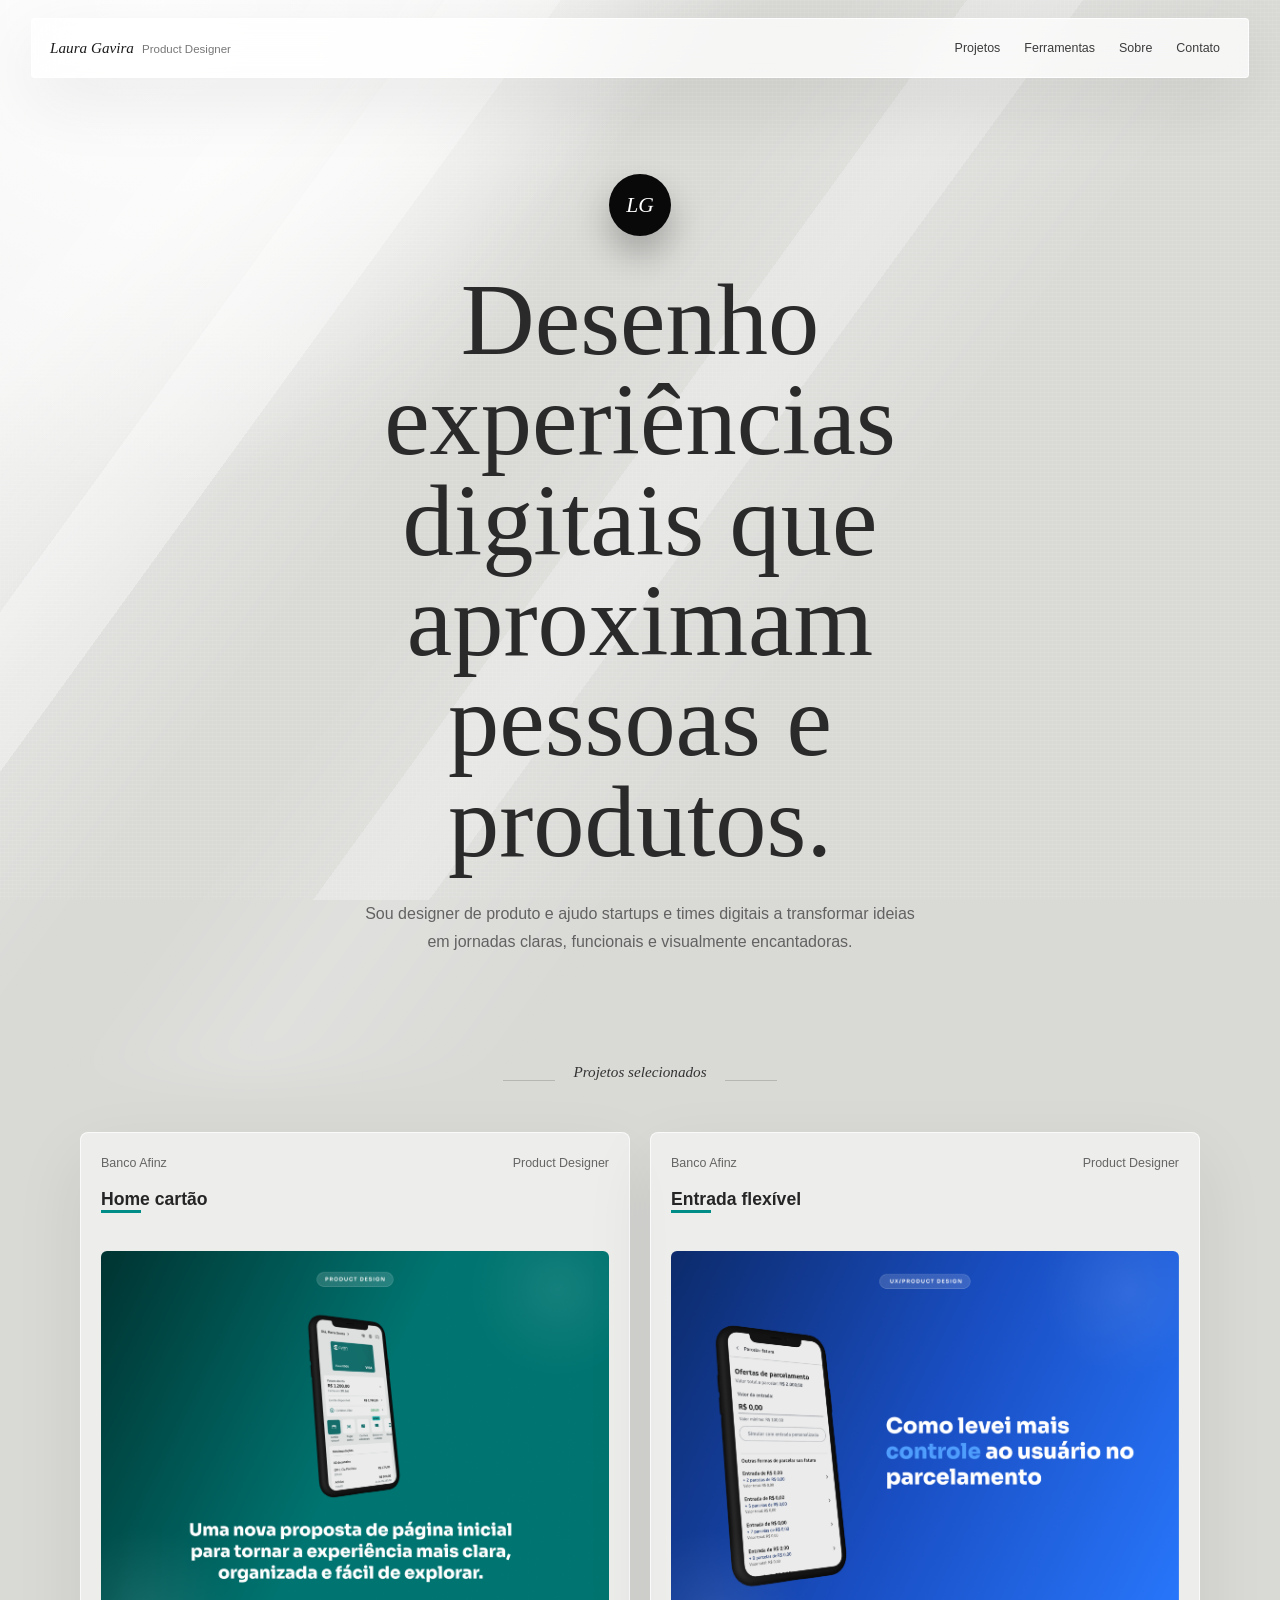
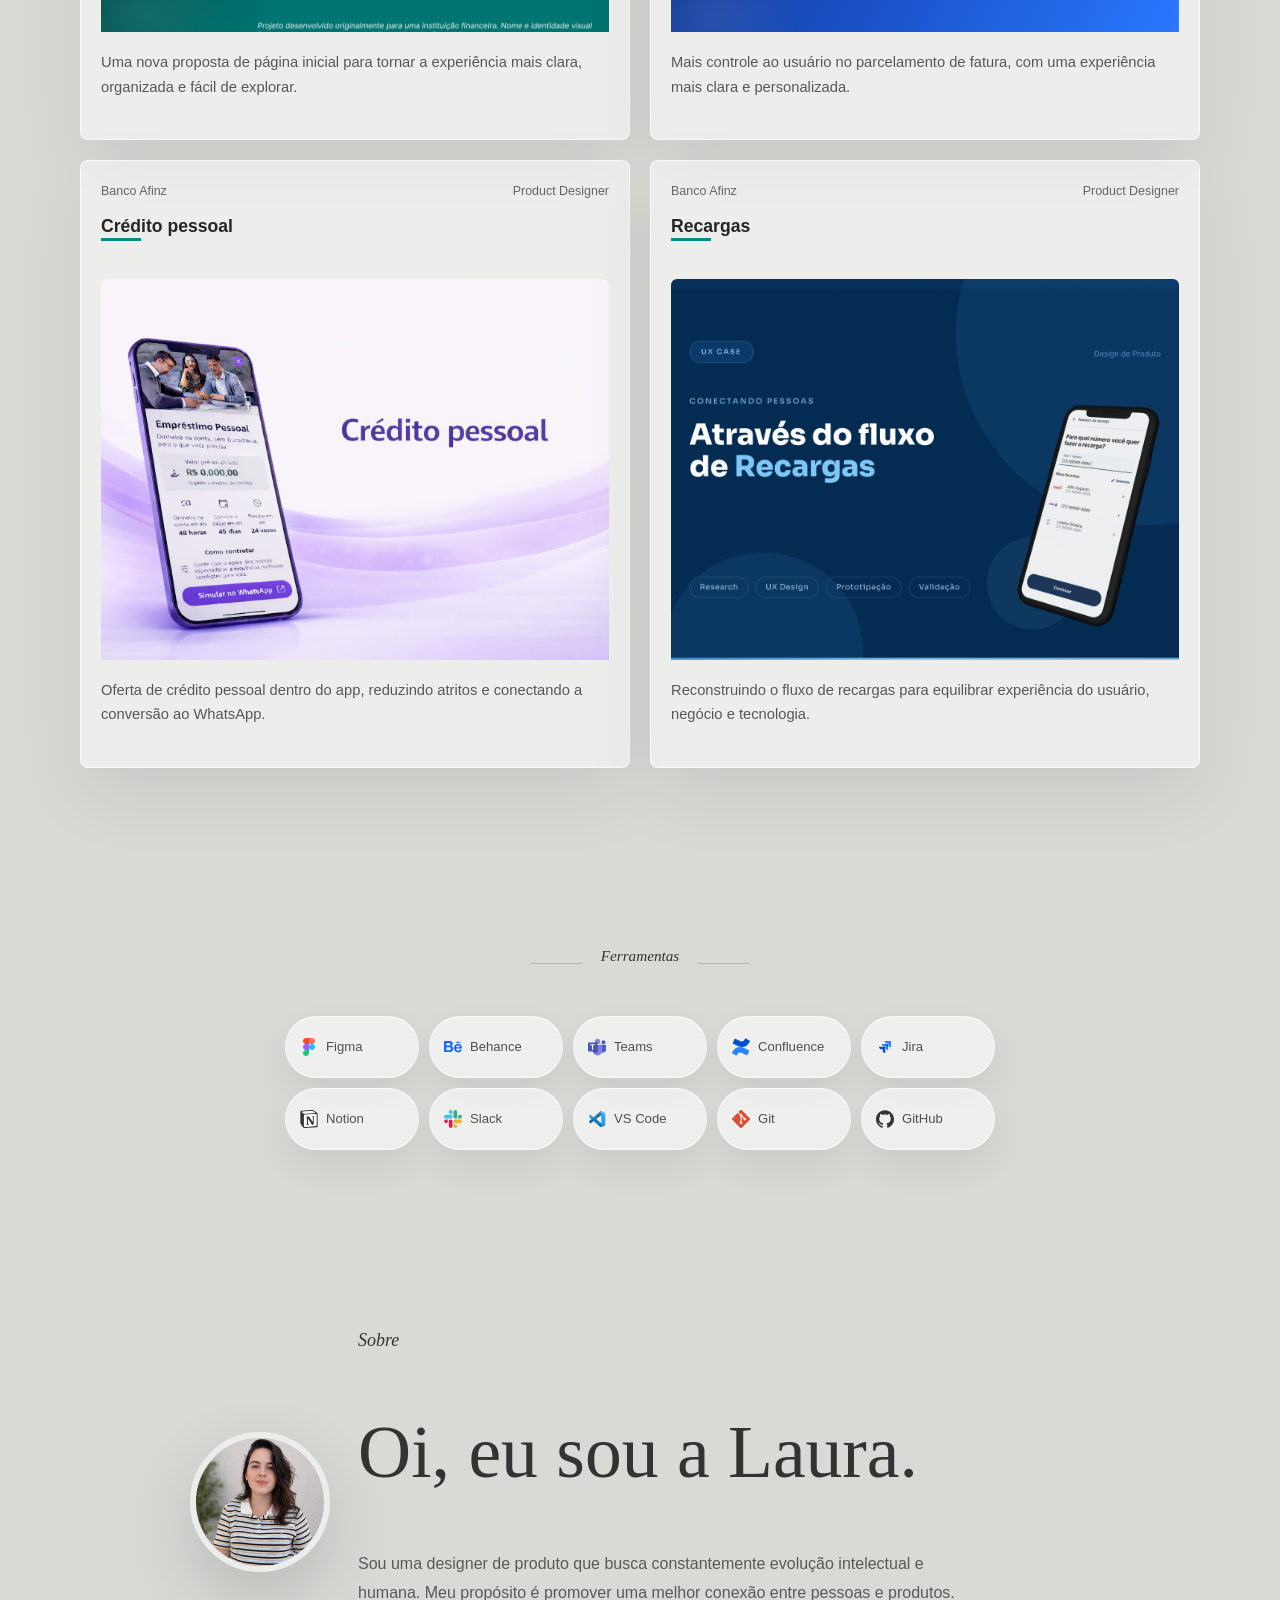
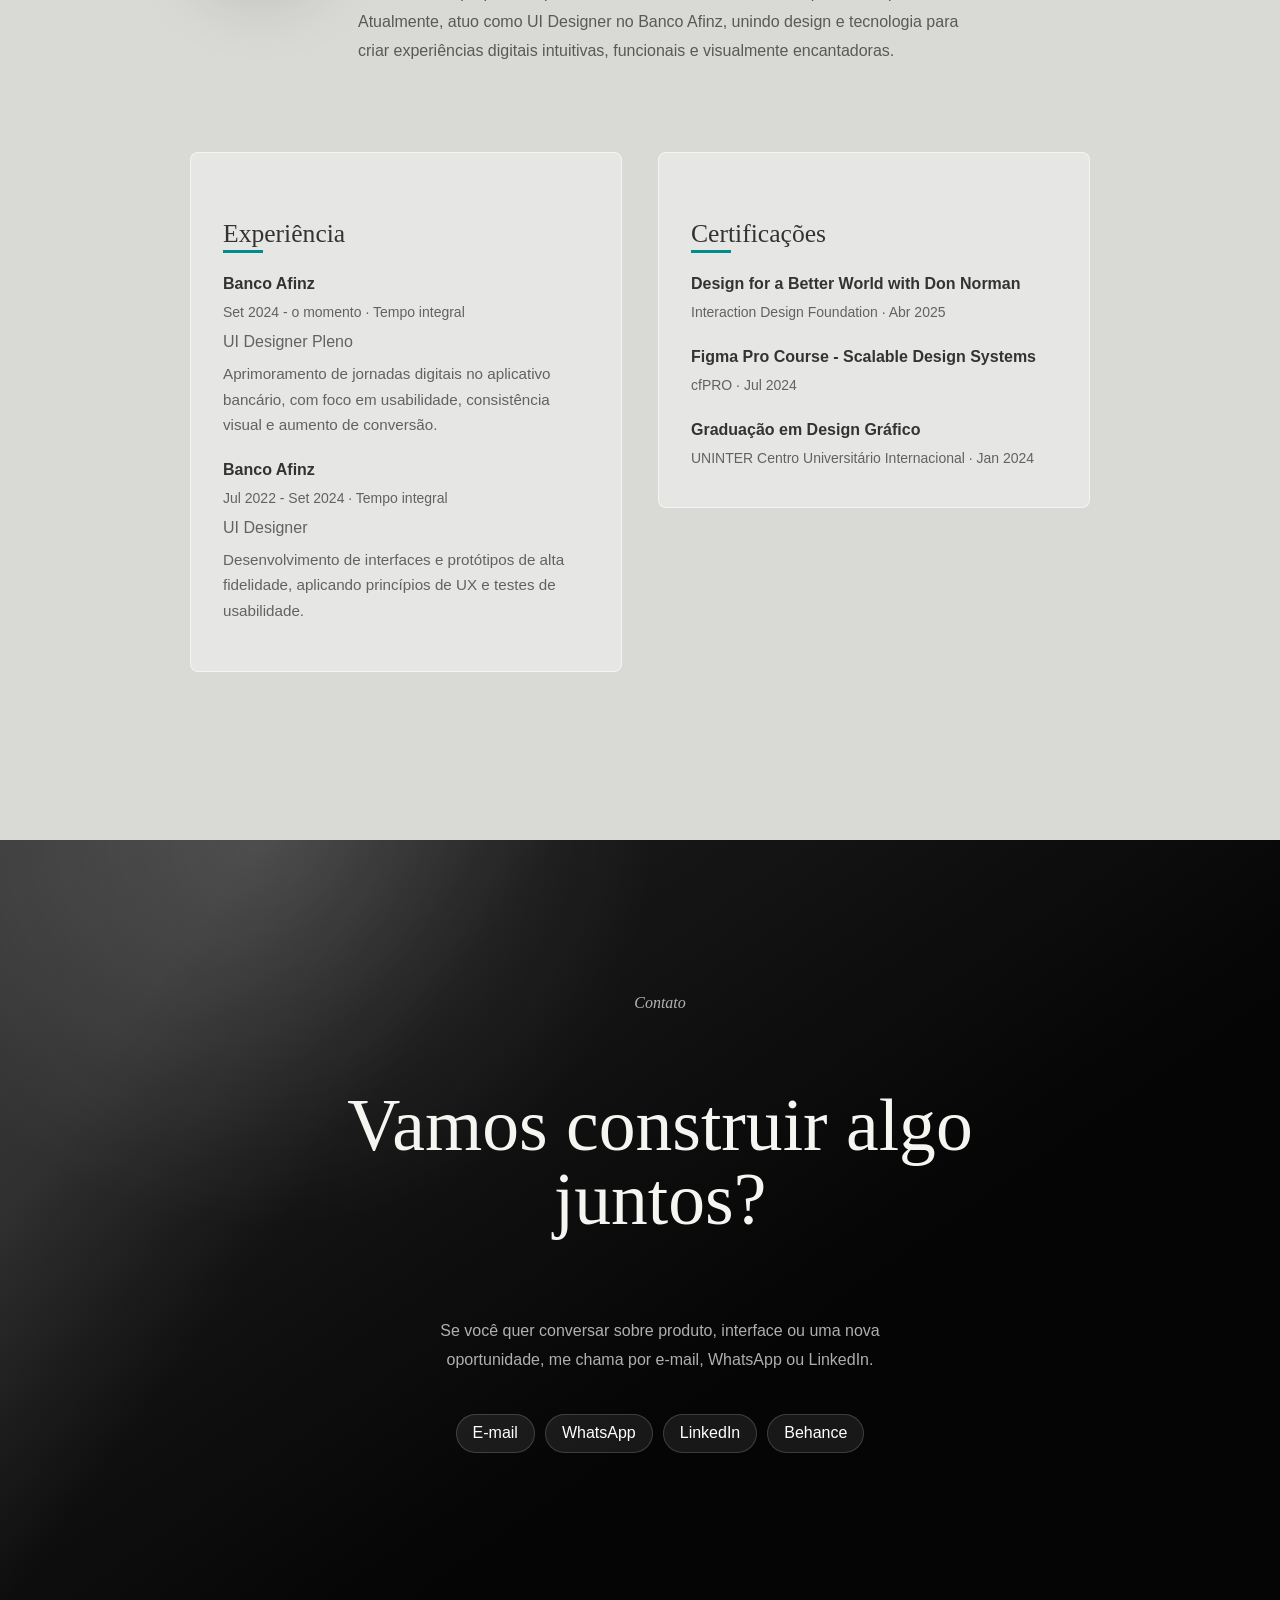
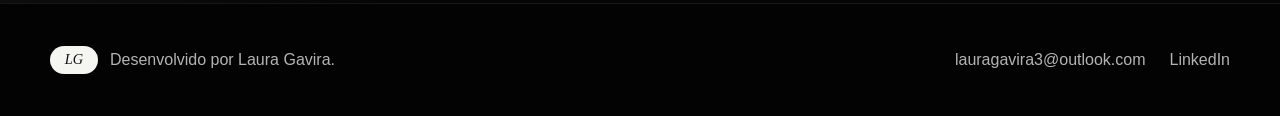
<file: index.html>
<!DOCTYPE html>
<html lang="pt-br">

<head>
    <meta charset="UTF-8">
    <meta name="viewport" content="width=device-width, initial-scale=1.0">
    <link rel="stylesheet" href="./css/styles.css">
    <title>Portfolio Laura Gavira</title>
</head>

<body>
    <header class="main-header">
        <a class="logo" href="index.html" title="voltar para a página inicial">
            <span class="logo-mark">LG</span>
            <span class="logo-name">Laura Gavira</span>
            <span class="logo-role">Product Designer</span>
        </a>

        <button class="menu-button" type="button" aria-label="Abrir menu">
            <img src="icon/menu.svg" alt="" />
        </button>

        <nav>
            <ul class="navegation-link">
                <li><a href="#projetos" title="Acessar meus projetos">Projetos</a></li>
                <li><a href="#tools" title="Acessar ferramentas">Ferramentas</a></li>
                <li><a href="#about" title="Acessar sobre">Sobre</a></li>
                <li><a href="#contact" title="Acessar contato">Contato</a></li>
            </ul>
        </nav>
    </header>

    <main>
        <section class="hero">
            <div class="hero-monogram">LG</div>
            <div class="hero-text">
                <h1>Desenho experiências digitais que aproximam pessoas e produtos.</h1>
                <p>
                    Sou designer de produto e ajudo startups e times digitais a transformar ideias em jornadas claras,
                    funcionais e visualmente encantadoras.
                </p>
            </div>
        </section>

        <section class="projects" id="projetos" aria-labelledby="projects-title">
            <div class="eyebrow">
                <span></span>
                <p id="projects-title">Projetos selecionados</p>
                <span></span>
            </div>

            <div class="projects-cards">
                <article class="card">
                    <a href="homeCartao.html" class="card-link">
                        <div class="card-heading">
                            <div>
                                <p class="project-company">Banco Afinz</p>
                                <h3>Home cartão</h3>
                            </div>
                            <p class="project-role">Product Designer</p>
                        </div>
                        <div class="image">
                            <img src="img/homeCartao/HERO_homeacartao.png"
                                alt="Projeto entrada flexível no app bancário" />
                        </div>
                        <p>
                            Uma nova proposta de página inicial para tornar a experiência mais clara, organizada e fácil
                            de explorar.
                        </p>
                    </a>
                </article>

                <article class="card">
                    <a href="projetoEntradaFlexivel.html" class="card-link">
                        <div class="card-heading">
                            <div>
                                <p class="project-company">Banco Afinz</p>
                                <h3>Entrada flexível</h3>
                            </div>
                            <p class="project-role">Product Designer</p>
                        </div>
                        <div class="image">
                            <img src="img/entradaFlexivel/capaBlue.png"
                                alt="Projeto entrada flexível no app bancário" />
                        </div>
                        <p>
                            Mais controle ao usuário no parcelamento de fatura, com uma experiência mais clara e
                            personalizada.
                        </p>
                    </a>
                </article>

                <article class="card">
                    <a href="project2.html" class="card-link">
                        <div class="card-heading">
                            <div>
                                <p class="project-company">Banco Afinz</p>
                                <h3>Crédito pessoal</h3>
                            </div>
                            <p class="project-role">Product Designer</p>
                        </div>
                        <div class="image">
                            <img src="img/project2/cardCP.png" alt="Projeto crédito pessoal no app bancário" />
                        </div>
                        <p>
                            Oferta de crédito pessoal dentro do app, reduzindo atritos e conectando a conversão ao
                            WhatsApp.
                        </p>
                    </a>
                </article>

                <article class="card">
                    <a href="project1.html" class="card-link">
                        <div class="card-heading">
                            <div>
                                <p class="project-company">Banco Afinz</p>
                                <h3>Recargas</h3>
                            </div>
                            <p class="project-role">Product Designer</p>
                        </div>
                        <div class="image">
                            <img src="img/project1/CAPA_card_recargas.png" alt="Projeto em evolução para o portfólio" />
                        </div>
                        <p>
                            Reconstruindo o fluxo de recargas para equilibrar experiência do usuário, negócio e
                            tecnologia.
                        </p>
                    </a>
                </article>
            </div>
        </section>

        <section class="tools" id="tools" aria-labelledby="tools-title">
            <div class="eyebrow">
                <span></span>
                <p id="tools-title">Ferramentas</p>
                <span></span>
            </div>

            <div class="tools-grid">
                <div class="tool-card"><img src="icon/figma.svg" alt="Figma"><span>Figma</span></div>
                <div class="tool-card"><img src="icon/behance.svg" alt="Behance"><span>Behance</span></div>
                <div class="tool-card"><img src="icon/teams.svg" alt="Microsoft Teams"><span>Teams</span></div>
                <div class="tool-card"><img src="icon/confluence.svg" alt="Confluence"><span>Confluence</span></div>
                <div class="tool-card"><img src="icon/jira.svg" alt="Jira"><span>Jira</span></div>
                <div class="tool-card"><img src="icon/notion.svg" alt="Notion"><span>Notion</span></div>
                <div class="tool-card"><img src="icon/slack.svg" alt="Slack"><span>Slack</span></div>
                <div class="tool-card"><img src="icon/vscode.svg" alt="VS Code"><span>VS Code</span></div>
                <div class="tool-card"><img src="icon/git.svg" alt="Git"><span>Git</span></div>
                <div class="tool-card"><img src="icon/github.svg" alt="GitHub"><span>GitHub</span></div>
            </div>
        </section>

        <section class="about" id="about">
            <div class="about-header">
                <div class="about-photo">
                    <img src="img/LGabout.png" alt="Foto de Laura Gavira" />
                </div>
                <div class="about-info">
                    <p class="section-kicker">Sobre</p>
                    <h2>Oi, eu sou a Laura.</h2>
                    <p>
                        Sou uma designer de produto que busca constantemente evolução intelectual e humana. Meu
                        propósito é promover uma melhor conexão entre pessoas e produtos. Atualmente, atuo como UI
                        Designer no Banco Afinz, unindo design e tecnologia para criar experiências digitais intuitivas,
                        funcionais e visualmente encantadoras.
                    </p>
                </div>
            </div>

            <div class="about-content">
                <div class="experience">
                    <h3>Experiência</h3>
                    <div class="job">
                        <h4>Banco Afinz</h4>
                        <p class="job-period">Set 2024 - o momento · Tempo integral</p>
                        <p class="job-role">UI Designer Pleno</p>
                        <p class="job-desc">
                            Aprimoramento de jornadas digitais no aplicativo bancário, com foco em usabilidade,
                            consistência visual e aumento de conversão.
                        </p>
                    </div>

                    <div class="job">
                        <h4>Banco Afinz</h4>
                        <p class="job-period">Jul 2022 - Set 2024 · Tempo integral</p>
                        <p class="job-role">UI Designer</p>
                        <p class="job-desc">
                            Desenvolvimento de interfaces e protótipos de alta fidelidade, aplicando princípios de UX e
                            testes de usabilidade.
                        </p>
                    </div>
                </div>

                <div class="certificates">
                    <h3>Certificações</h3>
                    <div class="certificate">
                        <h4>Design for a Better World with Don Norman</h4>
                        <p class="cert-issuer">Interaction Design Foundation · Abr 2025</p>
                    </div>
                    <div class="certificate">
                        <h4>Figma Pro Course - Scalable Design Systems</h4>
                        <p class="cert-issuer">cfPRO · Jul 2024</p>
                    </div>
                    <div class="certificate">
                        <h4>Graduação em Design Gráfico</h4>
                        <p class="cert-issuer">UNINTER Centro Universitário Internacional · Jan 2024</p>
                    </div>
                </div>
            </div>
        </section>

        <section class="contact" id="contact">
            <div class="contact-container">
                <div class="contact-info">
                    <p class="section-kicker">Contato</p>
                    <h2>Vamos construir algo juntos?</h2>
                    <p>
                        Se você quer conversar sobre produto, interface ou uma nova oportunidade, me chama por e-mail,
                        WhatsApp ou LinkedIn.
                    </p>

                    <div class="social-links">
                        <a href="mailto:lauragavira3@outlook.com" class="social-btn">E-mail</a>
                        <a href="https://wa.me/5514991098267" target="_blank" class="social-btn">WhatsApp</a>
                        <a href="https://www.linkedin.com/in/laura-gavira-446040213/" target="_blank"
                            class="social-btn">LinkedIn</a>
                        <a href="https://www.behance.net/lauragavira1" target="_blank" class="social-btn">Behance</a>
                    </div>
                </div>
            </div>
        </section>
    </main>

    <footer class="main-footer">
        <div class="footer-left">
            <span class="footer-mark">LG</span>
            <p>Desenvolvido por Laura Gavira.</p>
        </div>

        <div class="footer-right">
            <a href="mailto:lauragavira3@outlook.com" target="_blank">lauragavira3@outlook.com</a>
            <a href="https://www.linkedin.com/in/laura-gavira-446040213/" target="_blank">LinkedIn</a>
        </div>
    </footer>

    <script src="./js/script.js"></script>
</body>

</html>
</file>
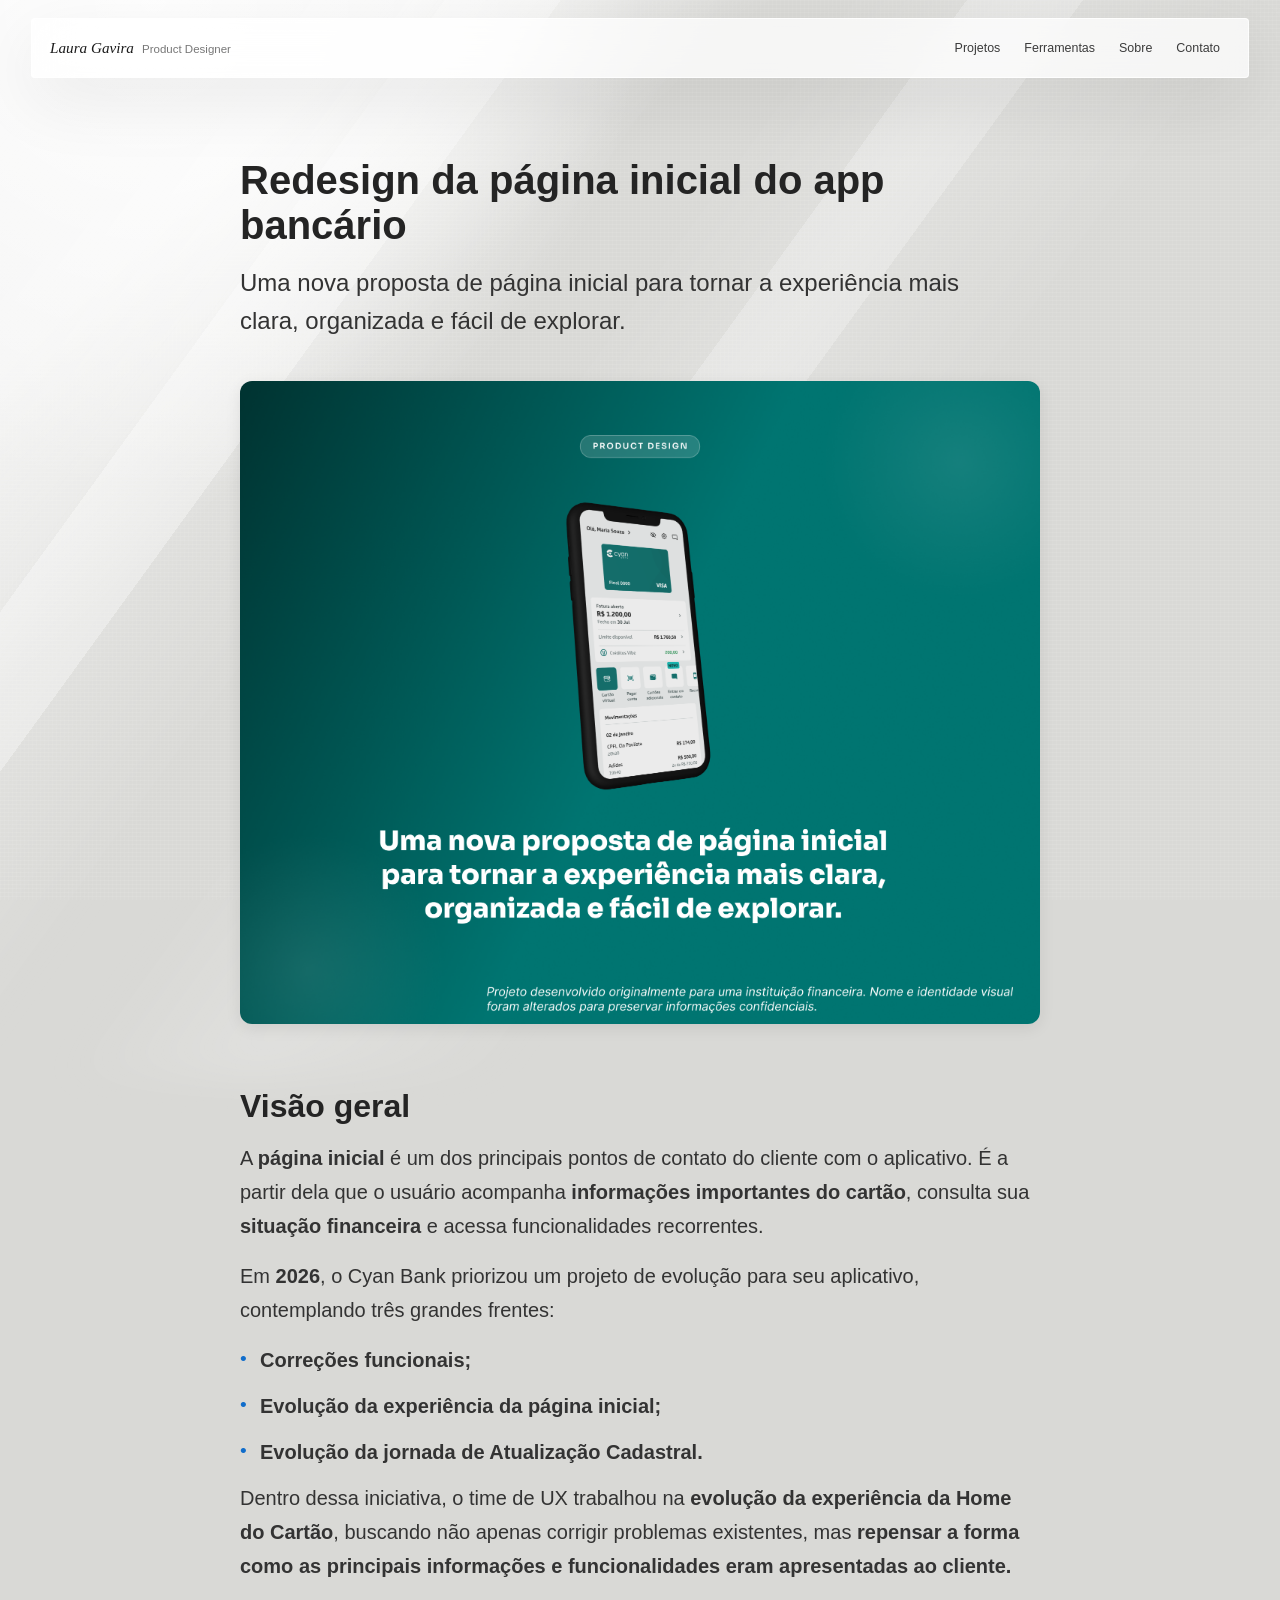
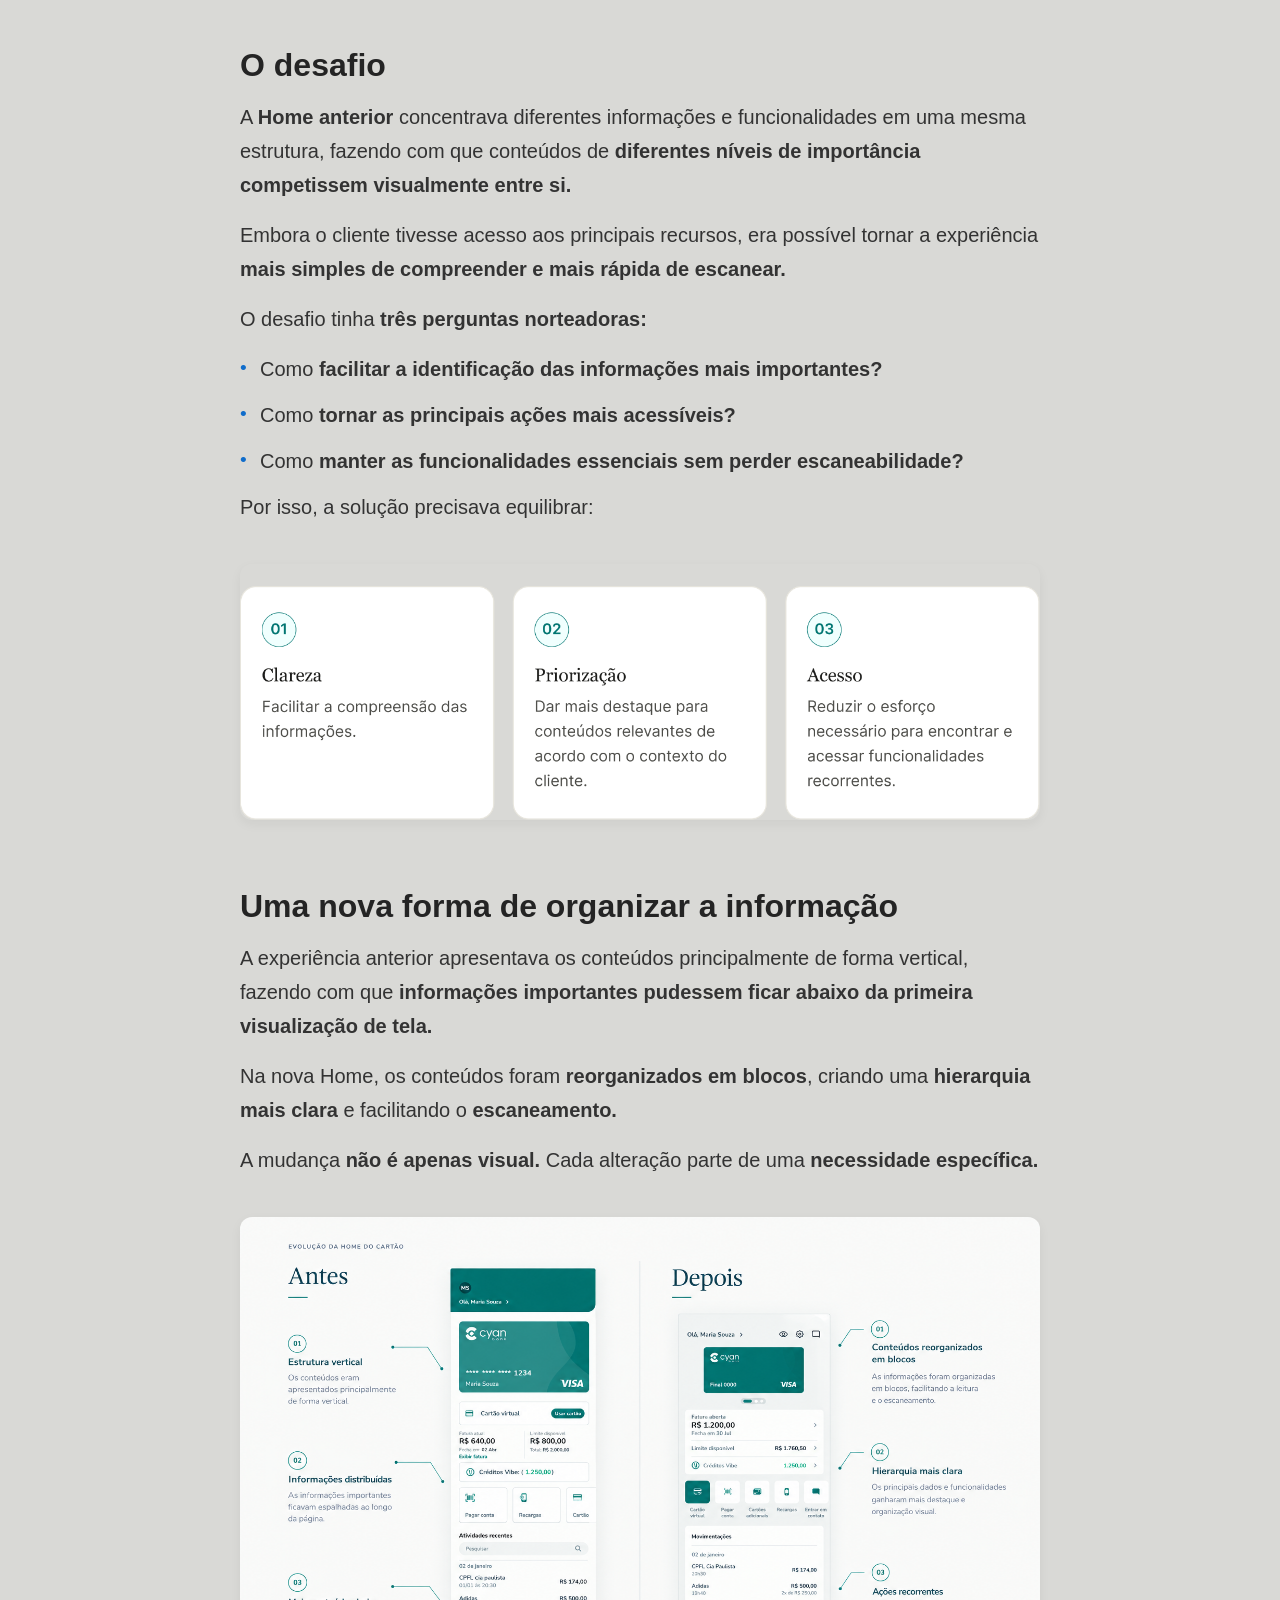
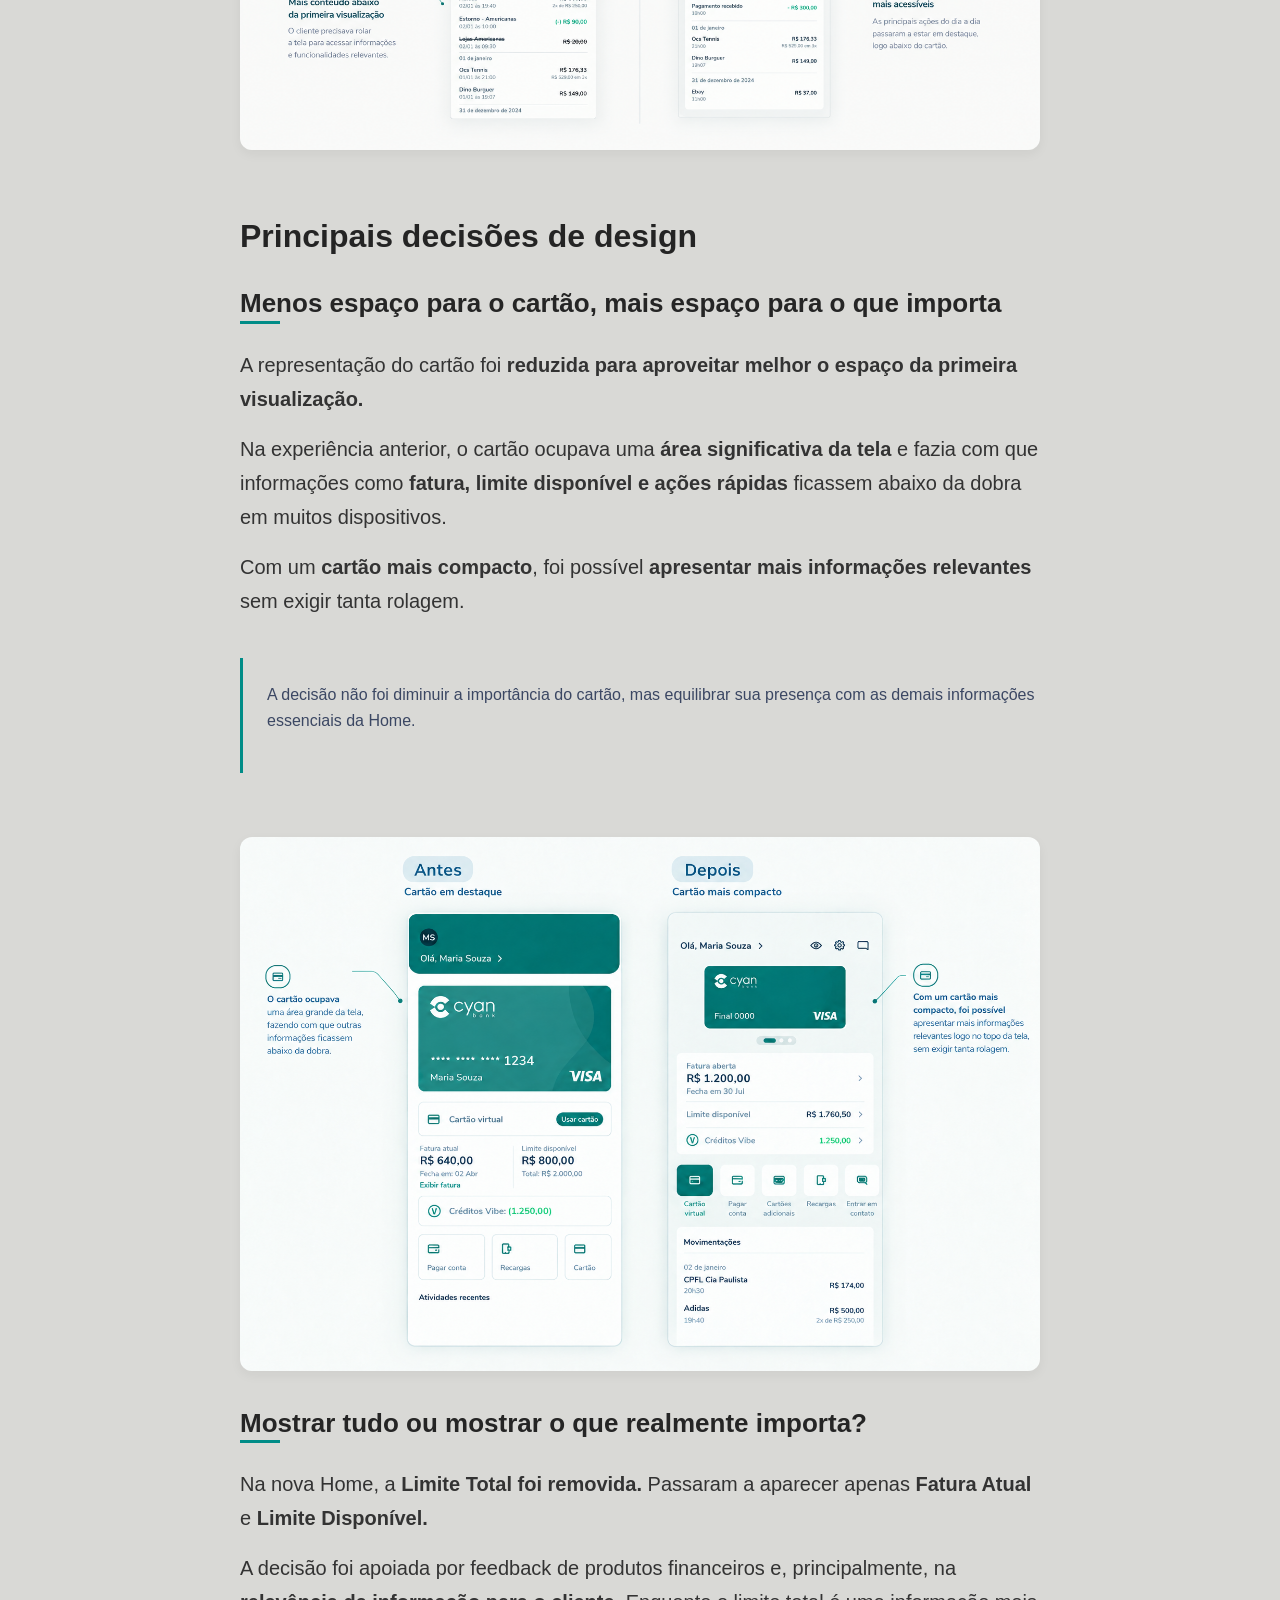
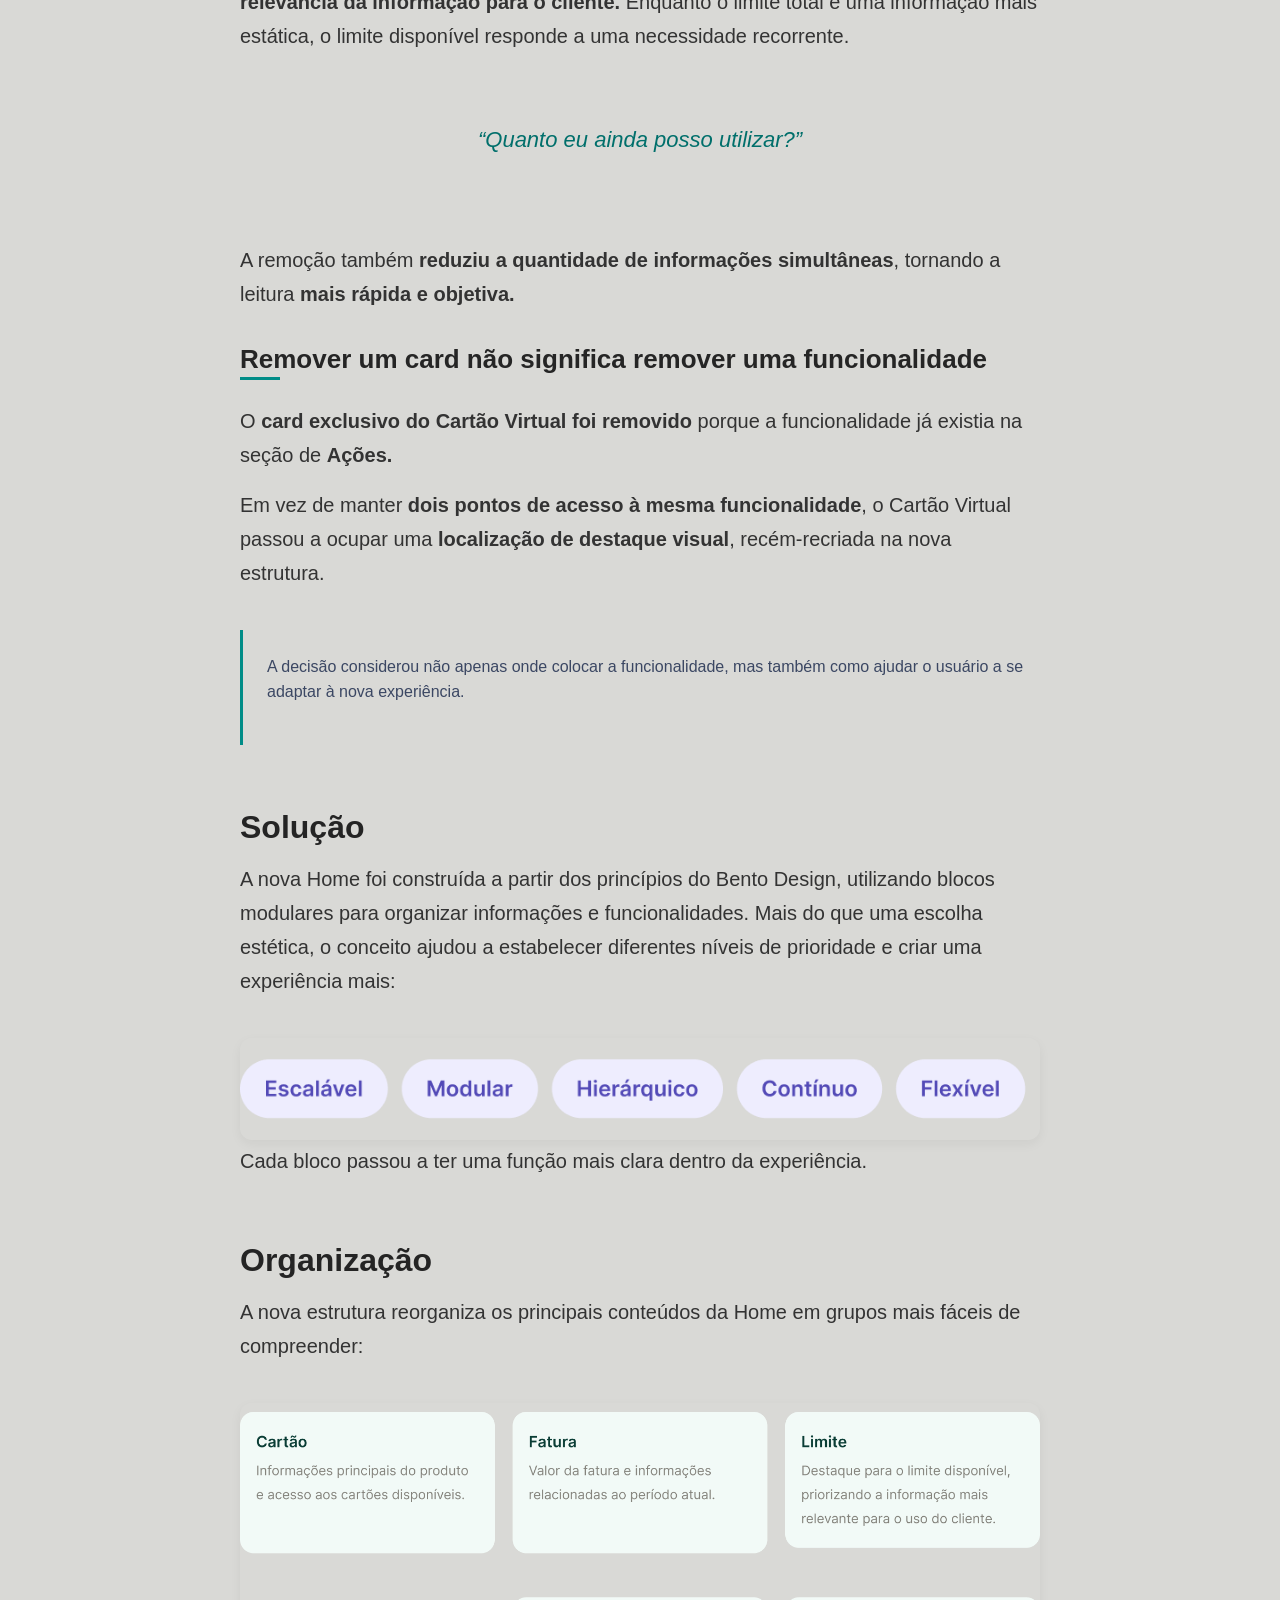
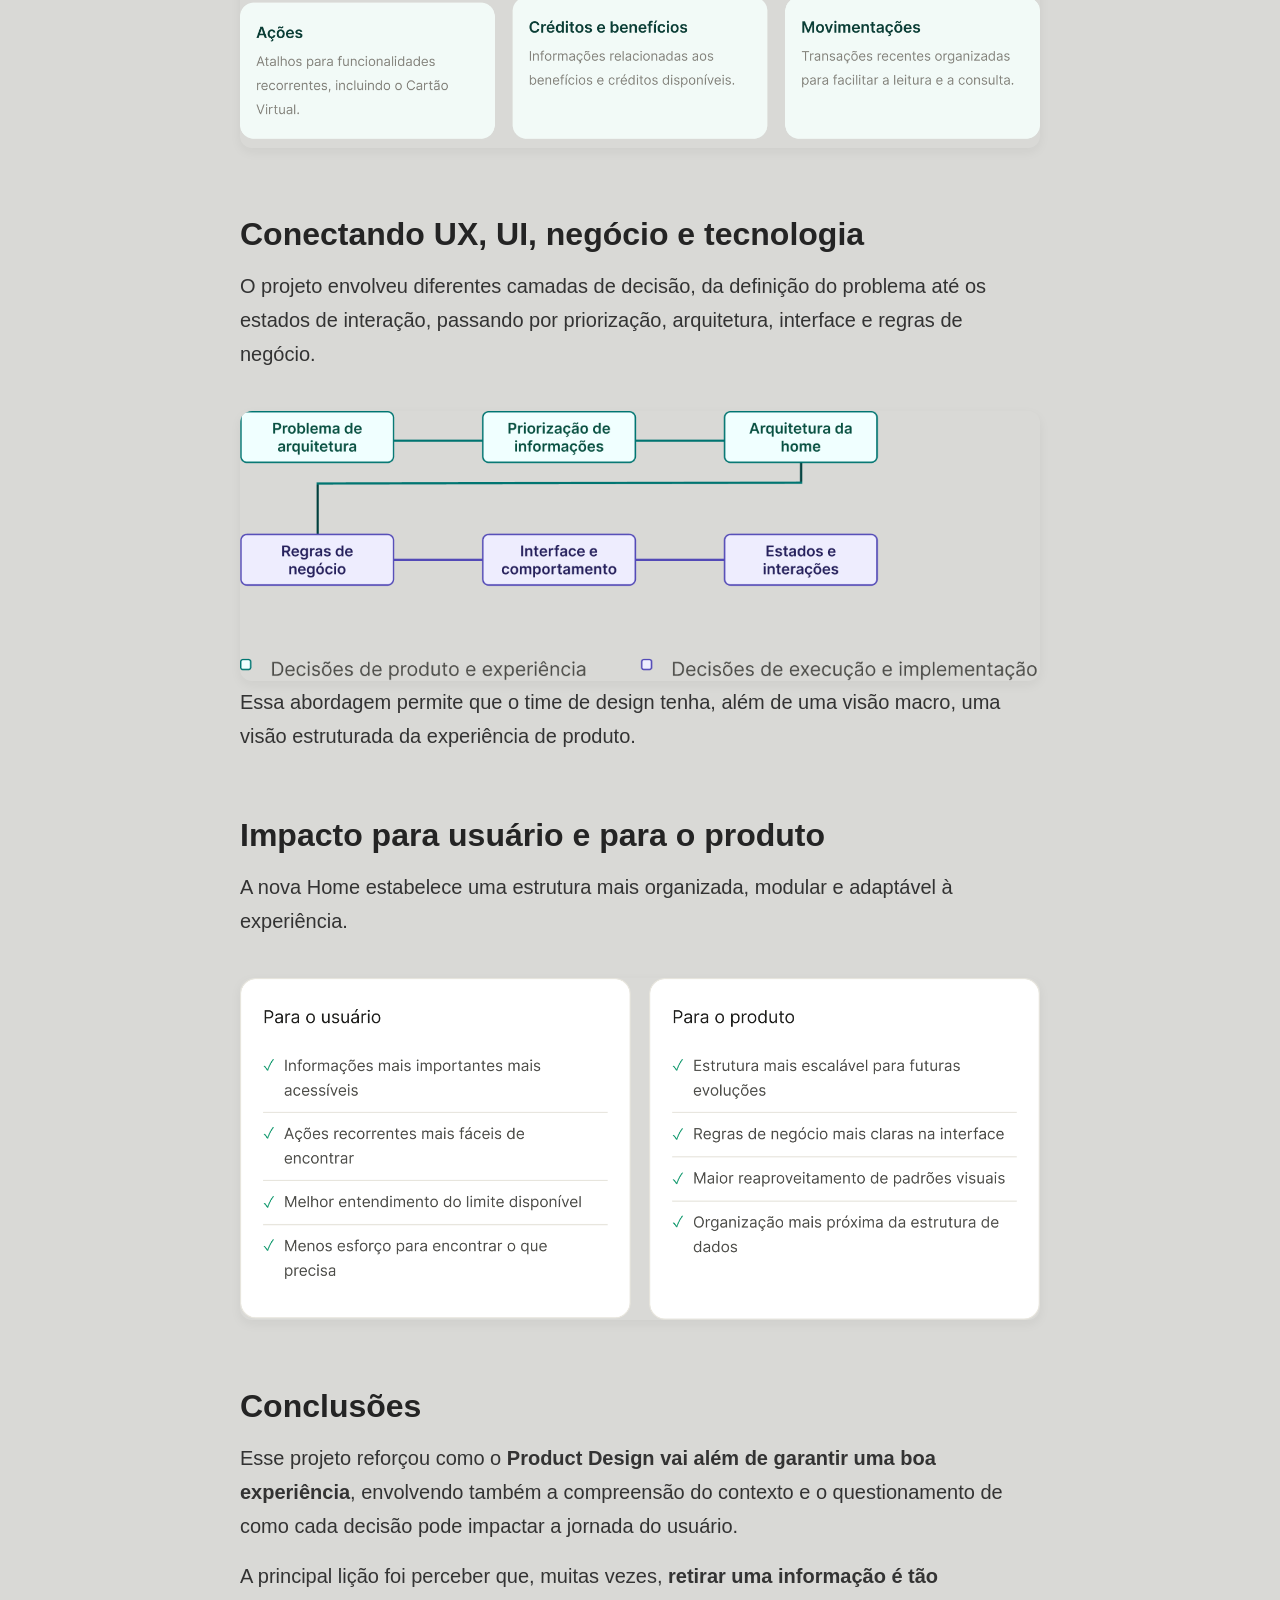
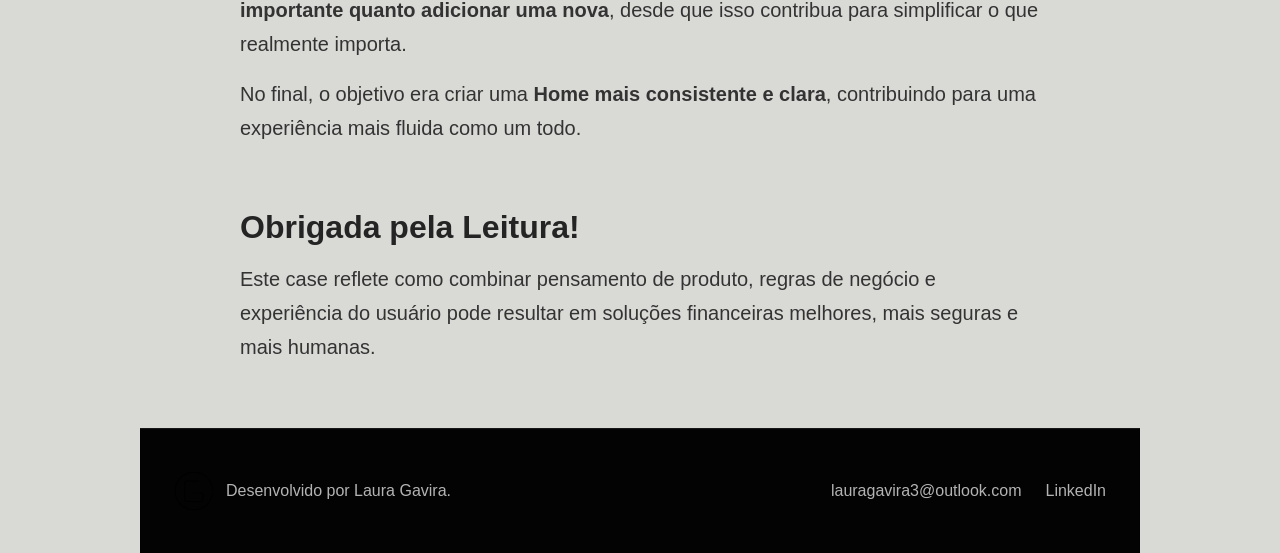
<file: homeCartao.html>
<!DOCTYPE html>
<html lang="pt-br">

<head>
    <meta charset="UTF-8">
    <meta name="viewport" content="width=device-width, initial-scale=1.0">
    <title>Projeto — Home cartão | Portfólio</title>
    <link rel="stylesheet" href="./css/styles.css">
</head>

<body>
    <header class="main-header">
        <a class="logo" href="index.html" title="voltar para a página inicial">
            <span class="logo-mark">LG</span>
            <span class="logo-name">Laura Gavira</span>
            <span class="logo-role">Product Designer</span>
        </a>

        <button class="menu-button" type="button" aria-label="Abrir menu">
            <img src="icon/menu.svg" alt="" />
        </button>

        <nav>
            <ul class="navegation-link">
                <li><a href="index.html#projetos">Projetos</a></li>
                <li><a href="index.html#tools">Ferramentas</a></li>
                <li><a href="index.html#about">Sobre</a></li>
                <li><a href="index.html#contact">Contato</a></li>
            </ul>
        </nav>
    </header>

    <main class="case-content case-ef">

        <!-- HERO -->
        <section class="case-hero">
            <div class="case-hero-text">
                <h1>
                    <h1>Redesign da página inicial do app bancário</h1>
                </h1>
                <p>
                    Uma nova proposta de página inicial para tornar a experiência mais clara, organizada e fácil de
                    explorar.
                </p>
            </div>

            <div class="case-hero-image">
                <img src="./img/homeCartao/HERO_homeacartao.png" alt="Tela do projeto de home do cartão">
            </div>
        </section>
        <!-- Visão geral -->
        <section class="case-section problem">
            <h2>Visão geral</h2>

            <p>
                A <strong>página inicial</strong> é um dos principais pontos de contato do cliente com o aplicativo.
                É a partir dela que o usuário acompanha <strong>informações importantes do cartão</strong>,
                consulta sua <strong>situação financeira</strong> e acessa funcionalidades recorrentes.
            </p>

            <p>
                Em <strong>2026</strong>, o Cyan Bank priorizou um projeto de evolução para seu aplicativo,
                contemplando três grandes frentes:
            </p>

            <ul>
                <li><strong>Correções funcionais;</strong></li>
                <li><strong>Evolução da experiência da página inicial;</strong></li>
                <li><strong>Evolução da jornada de Atualização Cadastral.</strong></li>
            </ul>

            <p>
                Dentro dessa iniciativa, o time de UX trabalhou na
                <strong>evolução da experiência da Home do Cartão</strong>, buscando não apenas corrigir
                problemas existentes, mas
                <strong>repensar a forma como as principais informações e funcionalidades eram apresentadas ao
                    cliente.</strong>
            </p>

        </section>
        </section>
        <!-- Meu papel -->
        <section class="case-section role">
            <h2>O desafio</h2>

            <p>
                A <strong>Home anterior</strong> concentrava diferentes informações e funcionalidades em uma mesma
                estrutura,
                fazendo com que conteúdos de <strong>diferentes níveis de importância competissem visualmente entre
                    si.</strong>
            </p>

            <p>
                Embora o cliente tivesse acesso aos principais recursos, era possível tornar a experiência
                <strong>mais simples de compreender e mais rápida de escanear.</strong>
            </p>

            <p>
                O desafio tinha <strong>três perguntas norteadoras:</strong>
            </p>

            <ul>
                <li>
                    Como <strong>facilitar a identificação das informações mais importantes?</strong>
                </li>
                <li>
                    Como <strong>tornar as principais ações mais acessíveis?</strong>
                </li>
                <li>
                    Como <strong>manter as funcionalidades essenciais sem perder escaneabilidade?</strong>
                </li>
            </ul>
            <p>
                Por isso, a solução precisava equilibrar:
            </p>
            <img src="img/homeCartao/equilibrio-home.png"
                alt="Clareza, priorização e acesso como princípios da solução" />
        </section>

        <!-- ANTES-DEPOIS -->
        <section class="case-section problem">
            <h2>Uma nova forma de organizar a informação</h2>

            <p>
                A experiência anterior apresentava os conteúdos principalmente de forma vertical,
                fazendo com que <strong>informações importantes pudessem ficar abaixo da primeira visualização de
                    tela.</strong>
            </p>

            <p>
                Na nova Home, os conteúdos foram <strong>reorganizados em blocos</strong>, criando uma
                <strong>hierarquia mais clara</strong> e facilitando o <strong>escaneamento.</strong>
            </p>

            <p>
                A mudança <strong>não é apenas visual.</strong> Cada alteração parte de uma
                <strong>necessidade específica.</strong>
            </p>
            <img src="./img/homeCartao/antes-depois_home.png" alt="problema no parcelamento">
        </section>

        <!-- DECISÕES -->
        <section class="case-section flow">
            <h2>Principais decisões de design</h2>
            <h3>Menos espaço para o cartão, mais espaço para o que importa</h3>

            <p>
                A representação do cartão foi <strong>reduzida para aproveitar melhor o espaço da primeira
                    visualização.</strong>
            </p>

            <p>
                Na experiência anterior, o cartão ocupava uma <strong>área significativa da tela</strong> e fazia com
                que informações como
                <strong>fatura, limite disponível e ações rápidas</strong> ficassem abaixo da dobra em muitos
                dispositivos.
            </p>

            <p>
                Com um <strong>cartão mais compacto</strong>, foi possível <strong>apresentar mais informações
                    relevantes</strong>
                sem exigir tanta rolagem.
            </p>
            <div class="highlight-text">
                <p>
                    A decisão não foi diminuir a importância do cartão, mas
                    equilibrar sua presença com as demais informações essenciais da Home.
                </p>
            </div>
            <img src="./img/homeCartao/cartao_home.png" alt="service design da entradaFlexivel">

            <h3>Mostrar tudo ou mostrar o que realmente importa?</h3>
            <p>
                Na nova Home, a <strong>Limite Total foi removida.</strong> Passaram a aparecer apenas
                <strong>Fatura Atual</strong> e <strong>Limite Disponível.</strong>
            </p>

            <p>
                A decisão foi apoiada por feedback de produtos financeiros e, principalmente, na
                <strong>relevância da informação para o cliente.</strong> Enquanto o limite total é uma
                informação mais estática, o limite disponível responde a uma necessidade recorrente.
            </p>

            <div class="highlight-question">
                <p>“Quanto eu ainda posso utilizar?”</p>
            </div>

            <p>
                A remoção também <strong>reduziu a quantidade de informações simultâneas</strong>,
                tornando a leitura <strong>mais rápida e objetiva.</strong>
            </p>

            <h3>Remover um card não significa remover uma funcionalidade</h3>
            <p>
                O <strong>card exclusivo do Cartão Virtual foi removido</strong> porque a funcionalidade
                já existia na seção de <strong>Ações.</strong>
            </p>

            <p>
                Em vez de manter <strong>dois pontos de acesso à mesma funcionalidade</strong>,
                o Cartão Virtual passou a ocupar uma <strong>localização de destaque visual</strong>,
                recém-recriada na nova estrutura.
            </p>
            <div class="highlight-text">
                <p>
                    A decisão considerou não apenas onde colocar a funcionalidade, mas também como ajudar o usuário a se
                    adaptar à nova experiência.
                </p>
            </div>

        </section>


        <!-- SOLUÇÃO -->
        <section class="case-section flow">
            <h2>Solução</h2>

            <p>
                A nova Home foi construída a partir dos princípios do Bento Design, utilizando blocos modulares para
                organizar informações e funcionalidades.

                Mais do que uma escolha estética, o conceito ajudou a estabelecer diferentes níveis de prioridade e
                criar uma experiência mais:
            </p>
            <img src="img/homeCartao/solucao.png" alt="Soluçaõ do problema">
            <p>Cada bloco passou a ter uma função mais clara dentro da experiência.</p>

        </section>

        <!-- Organização -->
        <section class="case-section flow">
            <h2>Organização</h2>

            <p>
                A nova estrutura reorganiza os principais conteúdos da Home em grupos mais fáceis de
                compreender:
            </p>

            <img src="./img/homeCartao/organizacao.png" alt="Organização da nova Home">
        </section>

        <!-- PRODUCT DESIGN NA PRÁTICA -->
        <section class="case-section user-tests">
            <h2>Conectando UX, UI, negócio e tecnologia</h2>

            <p>
                O projeto envolveu diferentes camadas de decisão, da definição do problema até os
                estados de interação, passando por priorização, arquitetura, interface e regras de negócio.
            </p>

            <img src="./img/homeCartao/pdnapratica1.png" alt="Product Design na prática">
            <p>Essa abordagem permite que o time de design tenha, além de uma visão macro, uma visão
                estruturada da experiência de produto.</p>
        </section>


        <!-- IMPACTO da nova home -->
        <section class="case-section final-results">

            <h2>Impacto para usuário e para o produto</h2>

            <p>
                A nova Home estabelece uma estrutura mais organizada, modular e adaptável à
                experiência.
            </p>

            <img src="./img/homeCartao/impacto.png" alt="Impacto da nova Home">
        </section>

        <!-- conclusões -->
        <section class="case-section final-conclusion">
            <h2>Conclusões</h2>

            <p>
                Esse projeto reforçou como o <strong>Product Design vai além de garantir uma boa experiência</strong>,
                envolvendo também a compreensão do contexto e o questionamento de como cada decisão pode impactar a
                jornada do usuário.
            </p>

            <p>
                A principal lição foi perceber que, muitas vezes, <strong>retirar uma informação é tão importante quanto
                    adicionar uma nova</strong>, desde que isso contribua para simplificar o que realmente importa.
            </p>

            <p>
                No final, o objetivo era criar uma <strong>Home mais consistente e clara</strong>, contribuindo para uma
                experiência mais fluida como um todo.
            </p>

        </section>

        <!-- FINAL -->
        <section class="case-section thanks">
            <h2>Obrigada pela Leitura! </h2>

            <p>
                Este case reflete como combinar pensamento de produto, regras de negócio e
                experiência do usuário pode resultar em soluções financeiras melhores, mais
                seguras e mais humanas.
            </p>

        </section>

        <footer class="main-footer">
            <div class="footer-left">
                <img src="icon/Logo-icon-black.svg" alt="Logo Portfolio Laura" />
                <p>Desenvolvido por Laura Gavira.</p>
            </div>

            <div class="footer-right">
                <a href="mailto:lauragavira3@outlook.com" target="_blank">lauragavira3@outlook.com</a>
                <a href="https://www.linkedin.com/in/laura-gavira-446040213/" target="_blank">LinkedIn</a>
            </div>
        </footer>
</body>

</html>
</file>
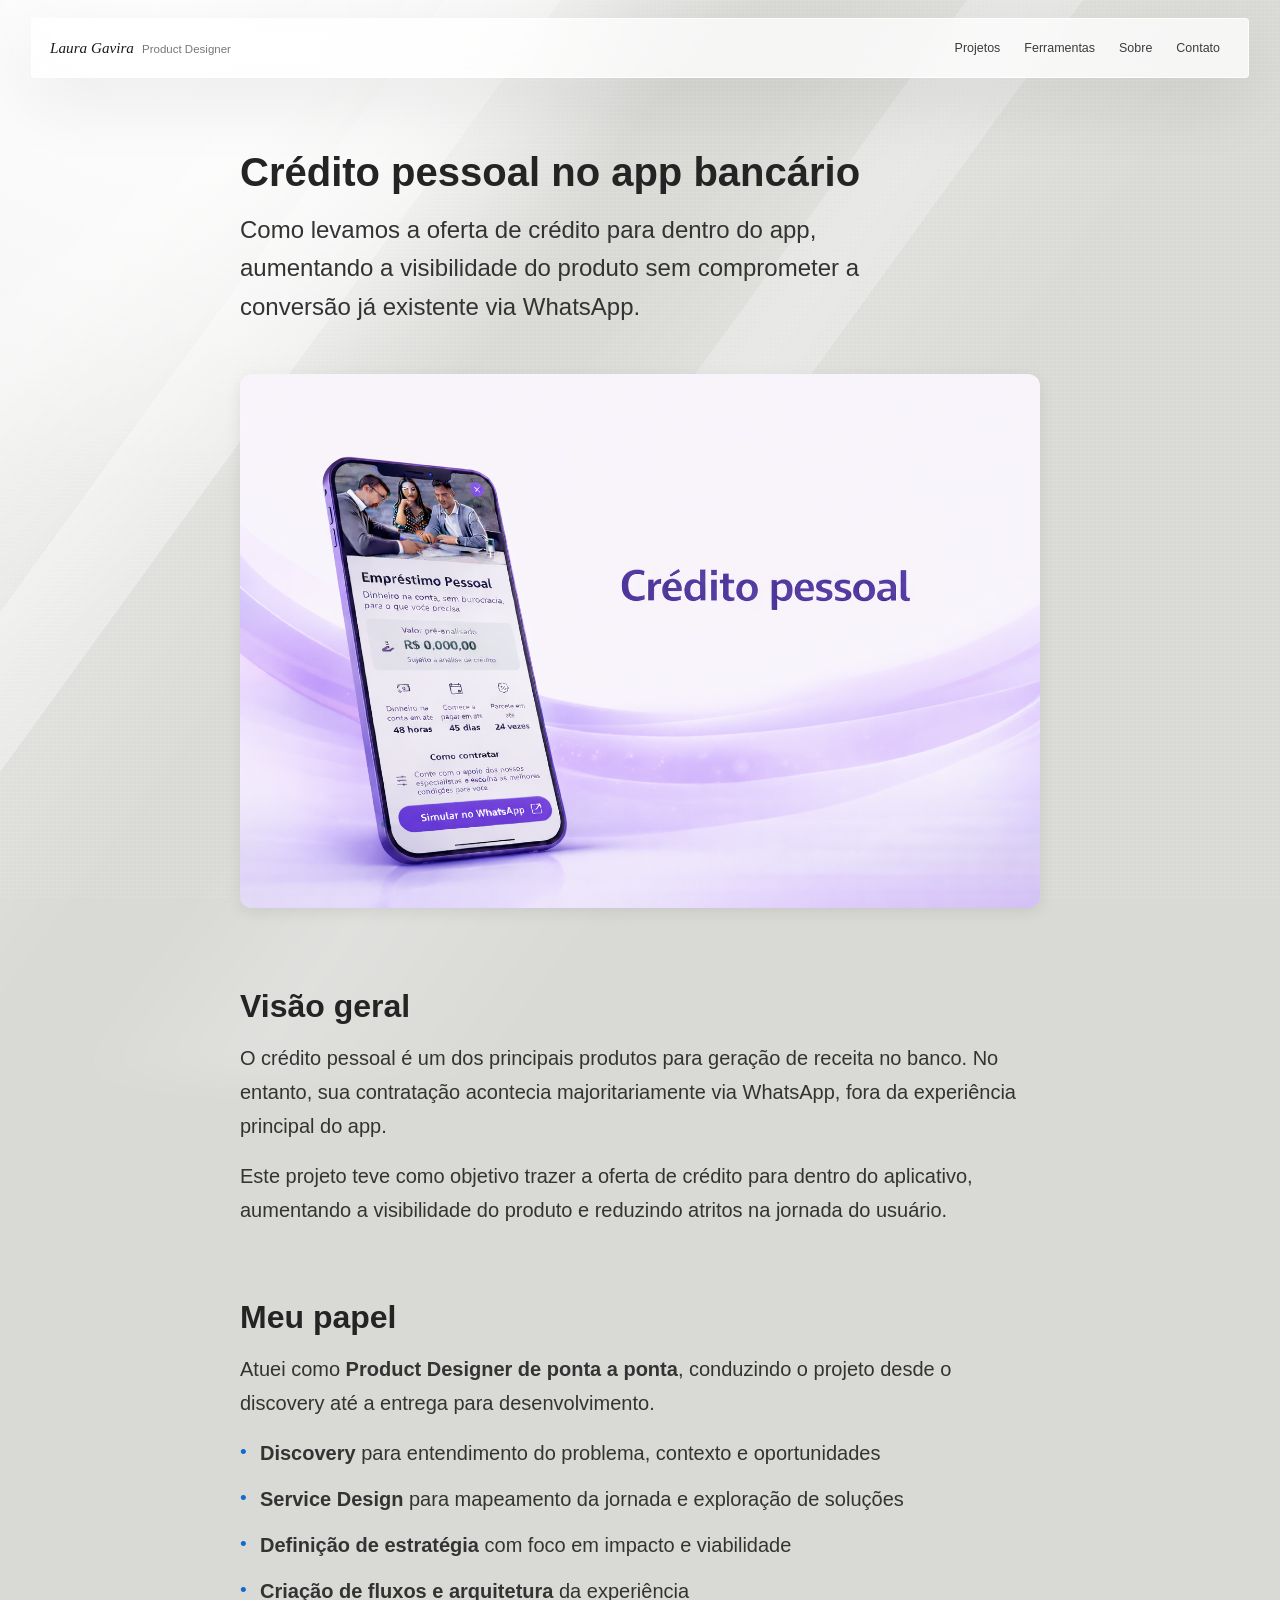
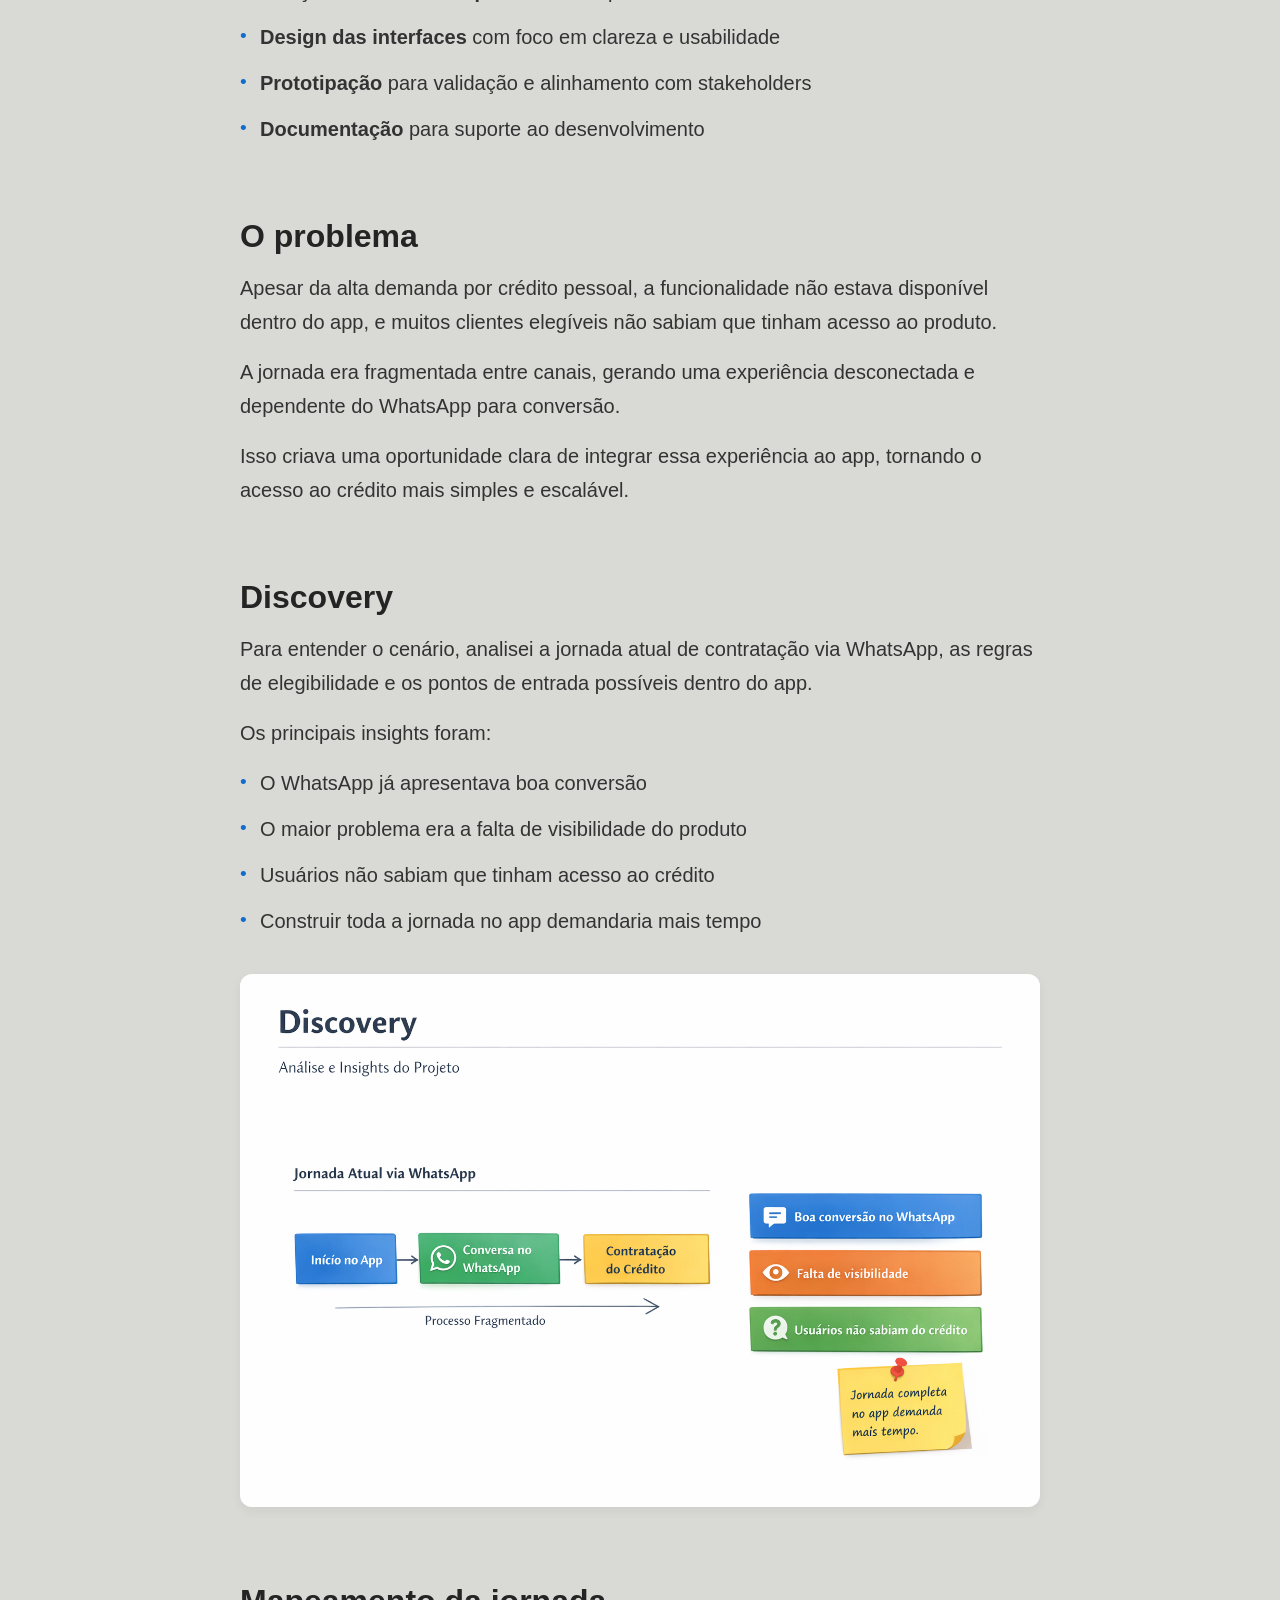
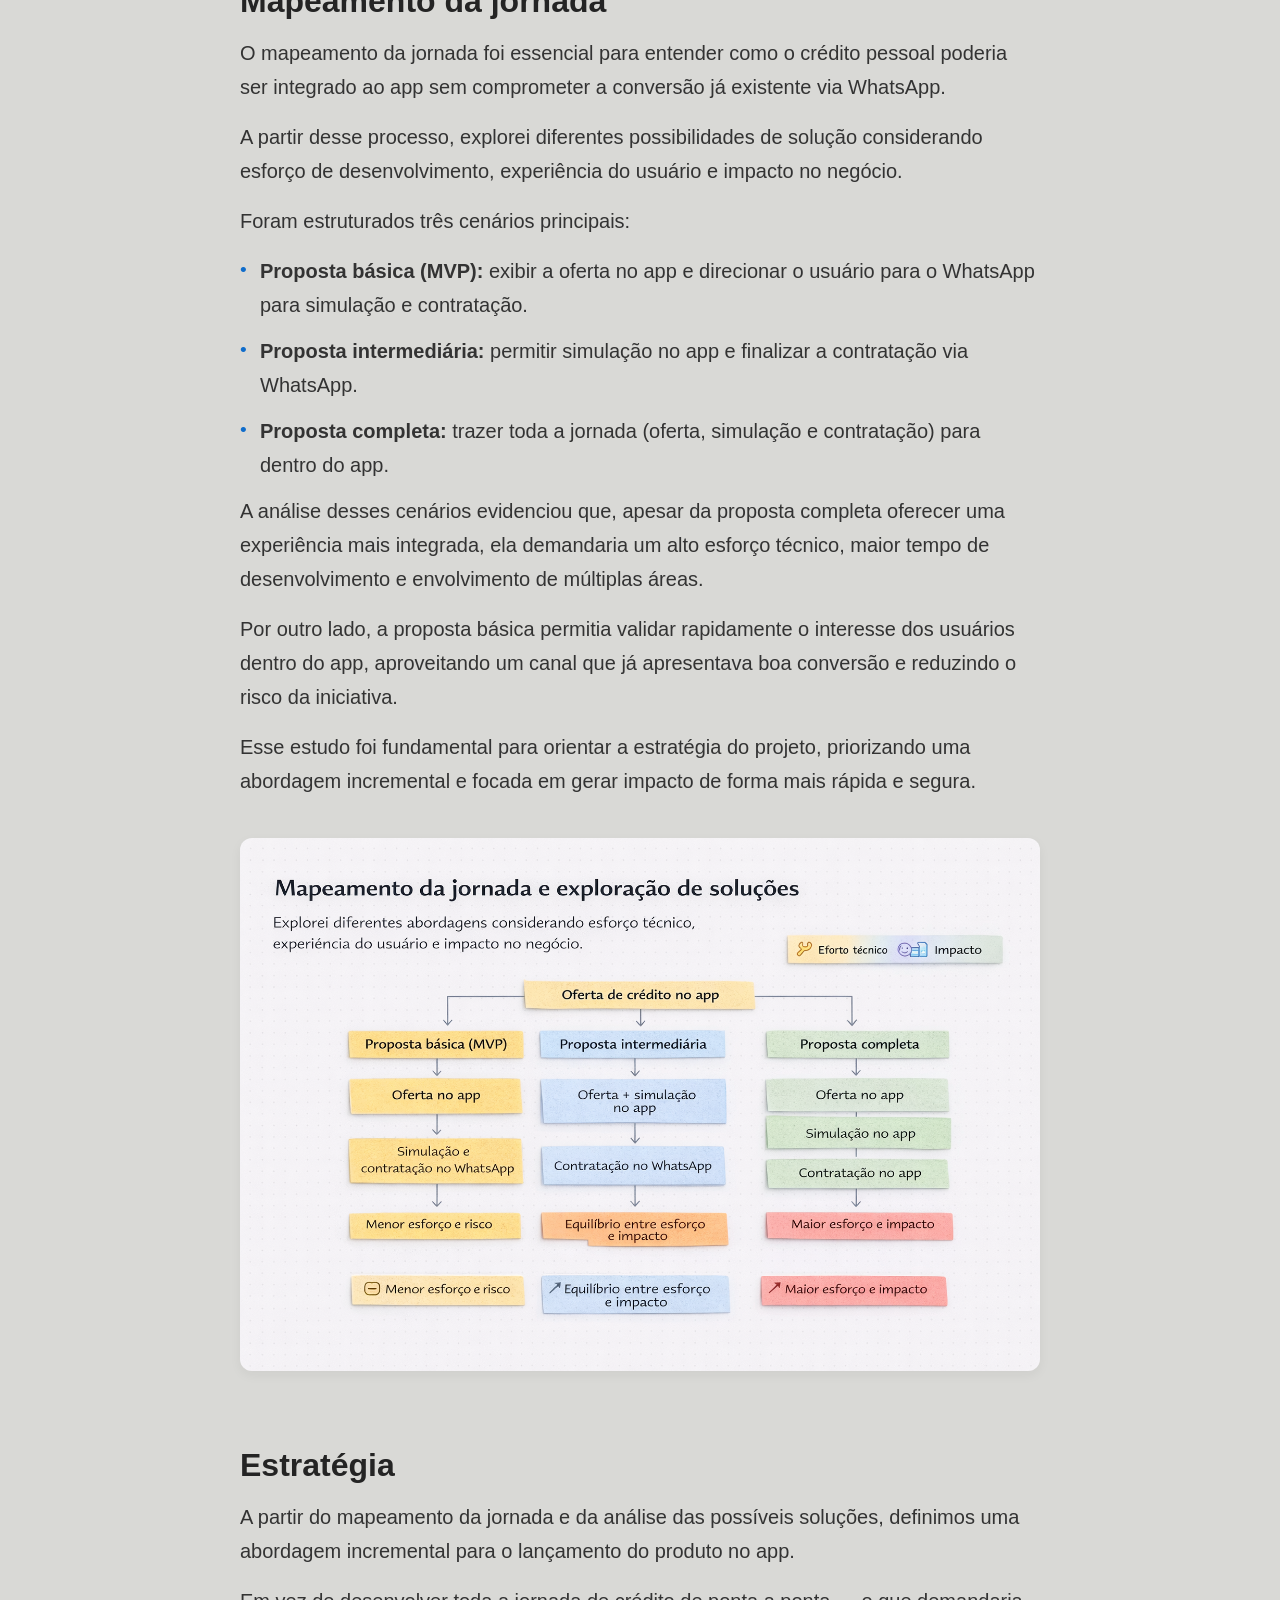
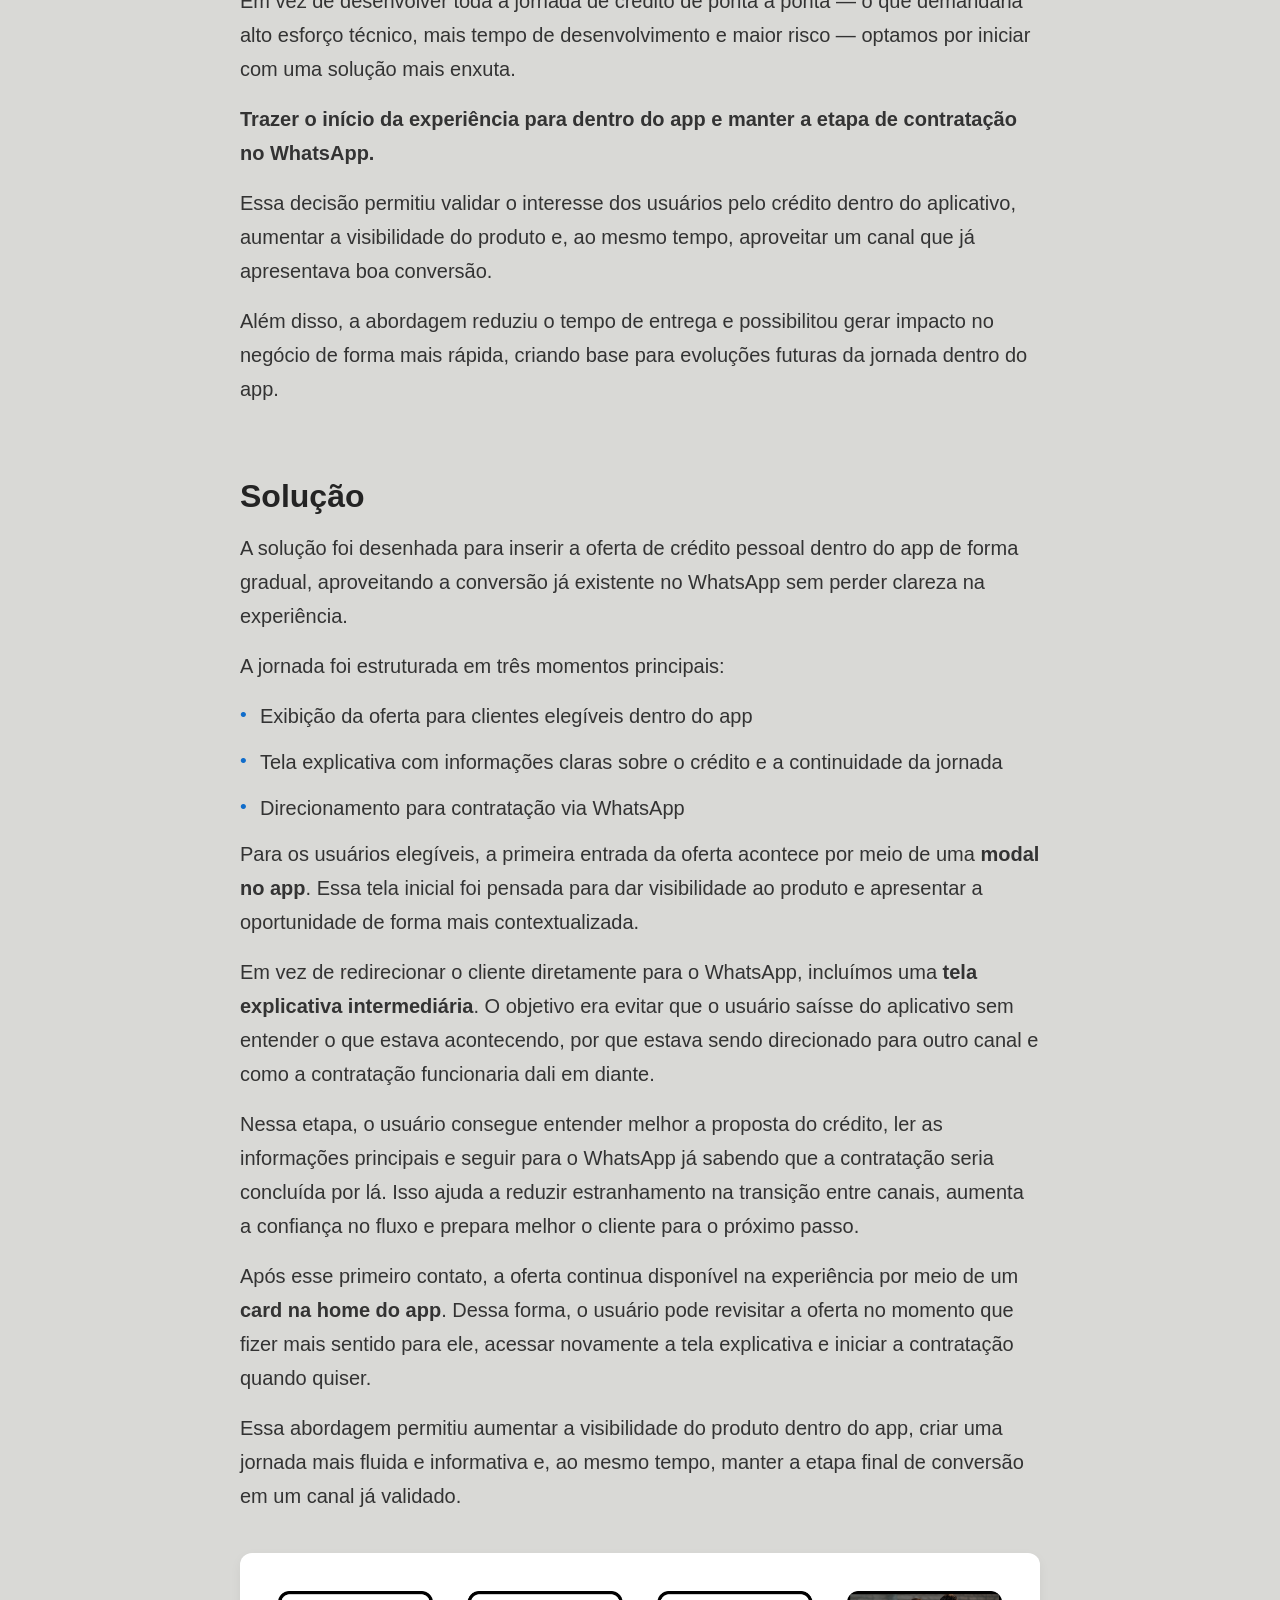
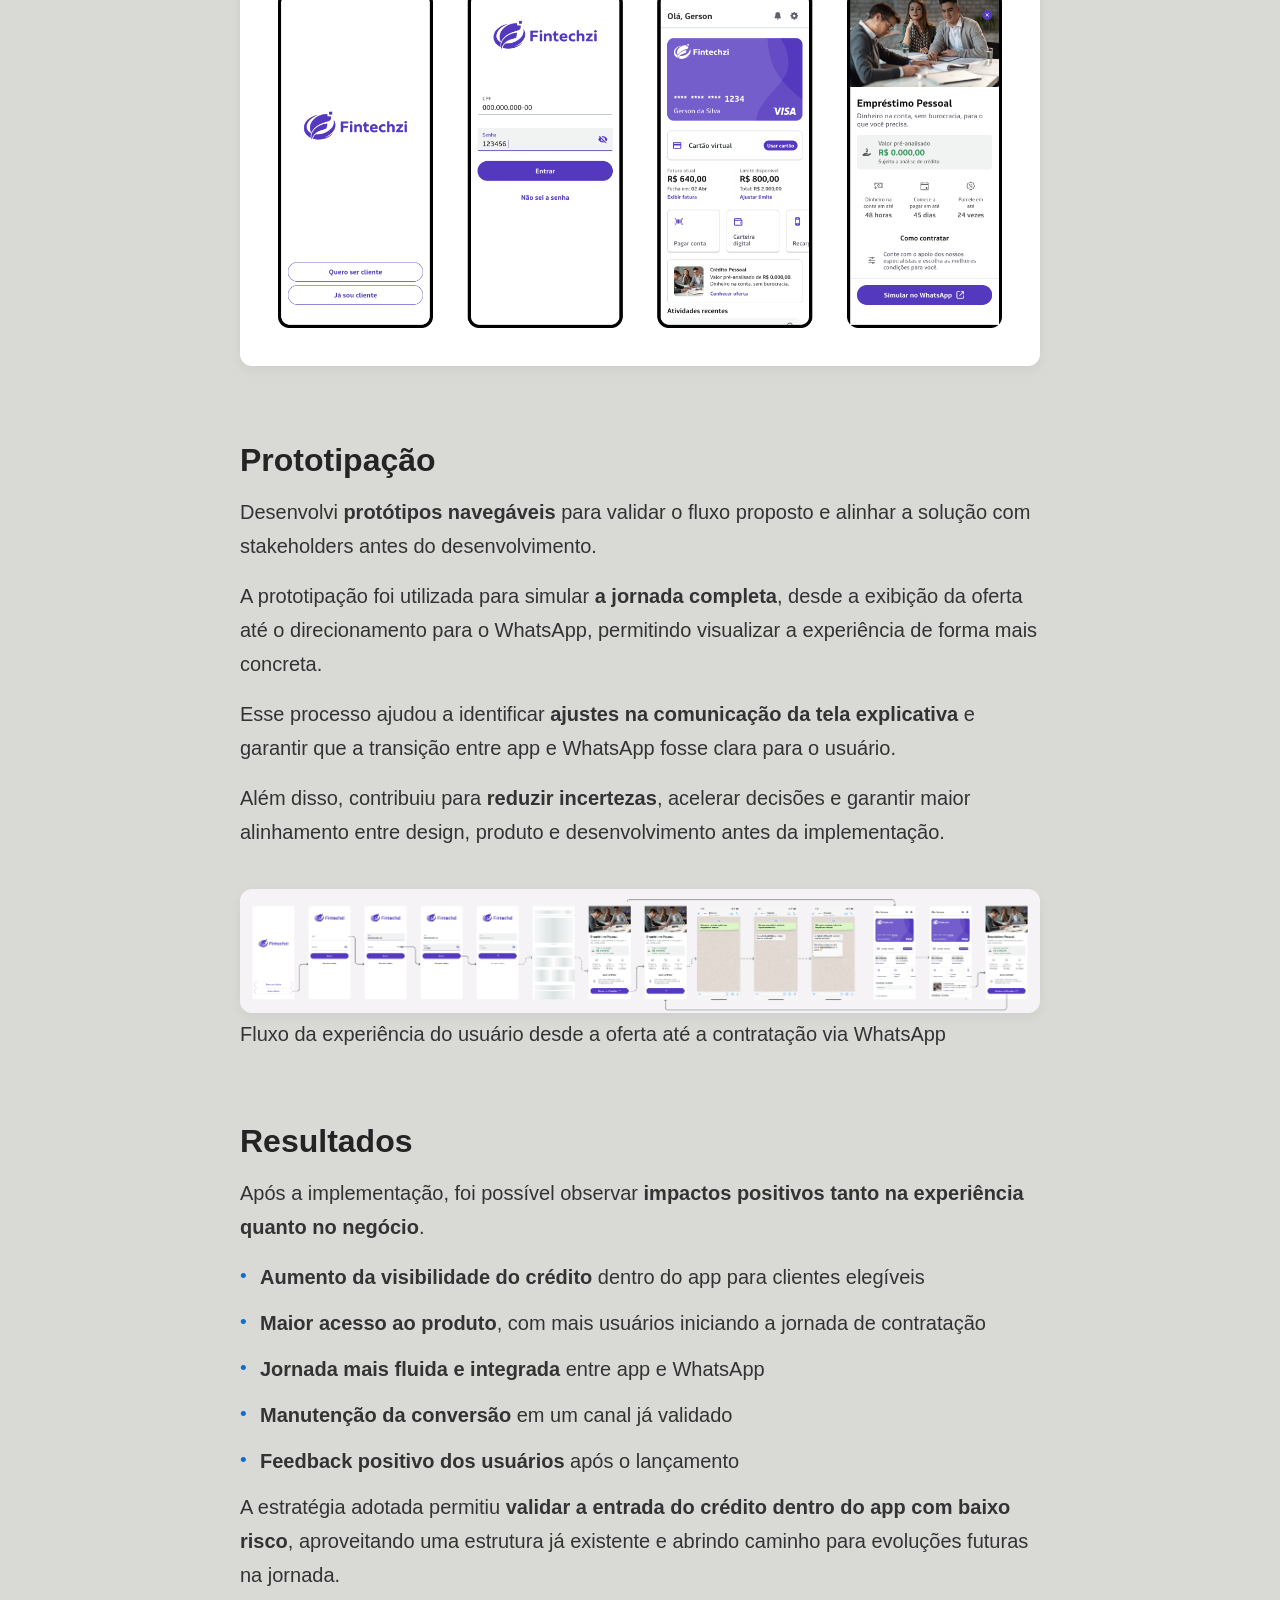
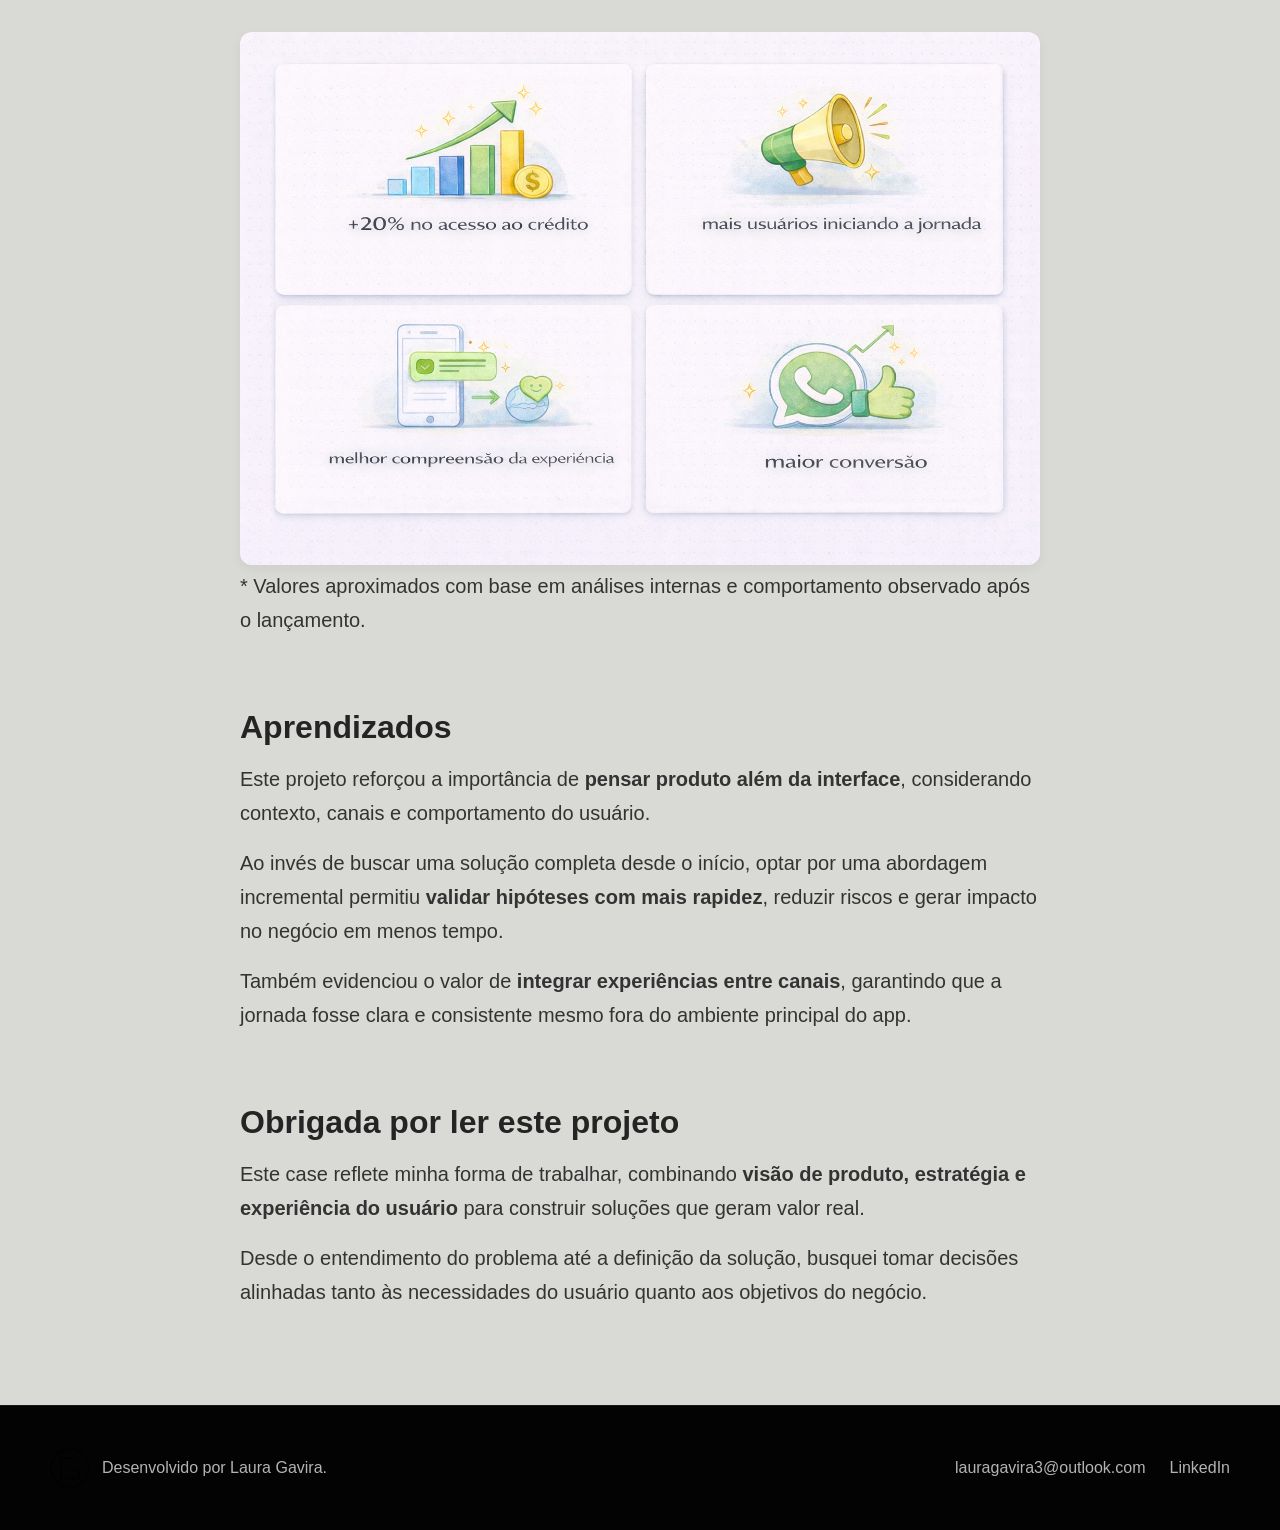
<file: project2.html>
<!DOCTYPE html>
<html lang="pt-br">

<head>
    <meta charset="UTF-8">
    <meta name="viewport" content="width=device-width, initial-scale=1.0">
    <title>Projeto — Crédito Pessoal | Portfólio</title>
    <link rel="stylesheet" href="./css/styles.css">
</head>

<body>
    <header class="main-header">
        <a class="logo" href="index.html" title="voltar para a página inicial">
            <span class="logo-mark">LG</span>
            <span class="logo-name">Laura Gavira</span>
            <span class="logo-role">Product Designer</span>
        </a>

        <button class="menu-button" type="button" aria-label="Abrir menu">
            <img src="icon/menu.svg" alt="" />
        </button>

        <nav>
            <ul class="navegation-link">
                <li><a href="index.html#projetos">Projetos</a></li>
                <li><a href="index.html#tools">Ferramentas</a></li>
                <li><a href="index.html#about">Sobre</a></li>
                <li><a href="index.html#contact">Contato</a></li>
            </ul>
        </nav>
    </header>

    <main class="case-content case-cp">

        <!-- HERO -->
        <section class="case-hero">
            <div class="case-hero-text">
                <h1>Crédito pessoal no app bancário</h1>
                <p>
                    Como levamos a oferta de crédito para dentro do app, aumentando a visibilidade do produto
                    sem comprometer a conversão já existente via WhatsApp.
                </p>
            </div>

            <div class="case-hero-image">
                <img src="./img/project2/cardCP.png" alt="Tela do projeto crédito pessoal">
            </div>
        </section>

        <!-- VISÃO GERAL -->
        <section class="case-section problem">
            <h2>Visão geral</h2>
            <p>
                O crédito pessoal é um dos principais produtos para geração de receita no banco. No entanto,
                sua contratação acontecia majoritariamente via WhatsApp, fora da experiência principal do app.
            </p>

            <p>
                Este projeto teve como objetivo trazer a oferta de crédito para dentro do aplicativo,
                aumentando a visibilidade do produto e reduzindo atritos na jornada do usuário.
            </p>
        </section>

        <!-- MEU PAPEL -->
        <section class="case-section problem">
            <h2>Meu papel</h2>

            <p>
                Atuei como <strong>Product Designer de ponta a ponta</strong>, conduzindo o projeto desde o discovery
                até a entrega para desenvolvimento.
            </p>

            <ul>
                <li><strong>Discovery</strong> para entendimento do problema, contexto e oportunidades</li>
                <li><strong>Service Design</strong> para mapeamento da jornada e exploração de soluções</li>
                <li><strong>Definição de estratégia</strong> com foco em impacto e viabilidade</li>
                <li><strong>Criação de fluxos e arquitetura</strong> da experiência</li>
                <li><strong>Design das interfaces</strong> com foco em clareza e usabilidade</li>
                <li><strong>Prototipação</strong> para validação e alinhamento com stakeholders</li>
                <li><strong>Documentação</strong> para suporte ao desenvolvimento</li>
            </ul>
        </section>

        <!-- PROBLEMA -->
        <section class="case-section problem">
            <h2>O problema</h2>

            <p>
                Apesar da alta demanda por crédito pessoal, a funcionalidade não estava disponível dentro do app,
                e muitos clientes elegíveis não sabiam que tinham acesso ao produto.
            </p>

            <p>
                A jornada era fragmentada entre canais, gerando uma experiência desconectada e dependente
                do WhatsApp para conversão.
            </p>

            <p>
                Isso criava uma oportunidade clara de integrar essa experiência ao app, tornando o acesso
                ao crédito mais simples e escalável.
            </p>
        </section>

        <!-- DISCOVERY -->
        <section class="case-section search">
            <h2>Discovery</h2>

            <p>
                Para entender o cenário, analisei a jornada atual de contratação via WhatsApp,
                as regras de elegibilidade e os pontos de entrada possíveis dentro do app.
            </p>

            <p>
                Os principais insights foram:
            </p>

            <ul>
                <li>O WhatsApp já apresentava boa conversão</li>
                <li>O maior problema era a falta de visibilidade do produto</li>
                <li>Usuários não sabiam que tinham acesso ao crédito</li>
                <li>Construir toda a jornada no app demandaria mais tempo</li>
            </ul>

            <img src="./img/project2/discovery.png" alt="Materiais de discovery">
        </section>

        <!-- SERVICE DESIGN / FLUXO -->
        <section class="case-section flow">
            <h2>Mapeamento da jornada</h2>

            <p>
                O mapeamento da jornada foi essencial para entender como o crédito pessoal poderia ser integrado
                ao app sem comprometer a conversão já existente via WhatsApp.
            </p>

            <p>
                A partir desse processo, explorei diferentes possibilidades de solução considerando esforço de
                desenvolvimento,
                experiência do usuário e impacto no negócio.
            </p>

            <p>
                Foram estruturados três cenários principais:
            </p>

            <ul>
                <li>
                    <strong>Proposta básica (MVP):</strong> exibir a oferta no app e direcionar o usuário para o
                    WhatsApp para simulação e contratação.
                </li>
                <li>
                    <strong>Proposta intermediária:</strong> permitir simulação no app e finalizar a contratação via
                    WhatsApp.
                </li>
                <li>
                    <strong>Proposta completa:</strong> trazer toda a jornada (oferta, simulação e contratação) para
                    dentro do app.
                </li>
            </ul>

            <p>
                A análise desses cenários evidenciou que, apesar da proposta completa oferecer uma experiência mais
                integrada,
                ela demandaria um alto esforço técnico, maior tempo de desenvolvimento e envolvimento de múltiplas
                áreas.
            </p>

            <p>
                Por outro lado, a proposta básica permitia validar rapidamente o interesse dos usuários dentro do app,
                aproveitando um canal que já apresentava boa conversão e reduzindo o risco da iniciativa.
            </p>

            <p>
                Esse estudo foi fundamental para orientar a estratégia do projeto, priorizando uma abordagem incremental
                e focada em gerar impacto de forma mais rápida e segura.
            </p>

            <img src="./img/project2/sd.png" alt="Fluxo da experiência crédito pessoal">
        </section>

        <!-- ESTRATÉGIA -->
        <section class="case-section flow">
            <h2>Estratégia</h2>

            <p>
                A partir do mapeamento da jornada e da análise das possíveis soluções, definimos uma abordagem
                incremental para o lançamento do produto no app.
            </p>

            <p>
                Em vez de desenvolver toda a jornada de crédito de ponta a ponta — o que demandaria alto esforço
                técnico,
                mais tempo de desenvolvimento e maior risco — optamos por iniciar com uma solução mais enxuta.
            </p>

            <p>
                <strong>Trazer o início da experiência para dentro do app e manter a etapa de contratação no
                    WhatsApp.</strong>
            </p>

            <p>
                Essa decisão permitiu validar o interesse dos usuários pelo crédito dentro do aplicativo,
                aumentar a visibilidade do produto e, ao mesmo tempo, aproveitar um canal que já apresentava
                boa conversão.
            </p>

            <p>
                Além disso, a abordagem reduziu o tempo de entrega e possibilitou gerar impacto no negócio de forma
                mais rápida, criando base para evoluções futuras da jornada dentro do app.
            </p>
        </section>

        <!-- SOLUÇÃO -->
        <section class="case-section flow">
            <h2>Solução</h2>

            <p>
                A solução foi desenhada para inserir a oferta de crédito pessoal dentro do app de forma
                gradual, aproveitando a conversão já existente no WhatsApp sem perder clareza na experiência.
            </p>

            <p>
                A jornada foi estruturada em três momentos principais:
            </p>

            <ul>
                <li>Exibição da oferta para clientes elegíveis dentro do app</li>
                <li>Tela explicativa com informações claras sobre o crédito e a continuidade da jornada</li>
                <li>Direcionamento para contratação via WhatsApp</li>
            </ul>

            <p>
                Para os usuários elegíveis, a primeira entrada da oferta acontece por meio de uma
                <strong>modal no app</strong>. Essa tela inicial foi pensada para dar visibilidade ao produto
                e apresentar a oportunidade de forma mais contextualizada.
            </p>

            <p>
                Em vez de redirecionar o cliente diretamente para o WhatsApp, incluímos uma
                <strong>tela explicativa intermediária</strong>. O objetivo era evitar que o usuário saísse
                do aplicativo sem entender o que estava acontecendo, por que estava sendo direcionado para
                outro canal e como a contratação funcionaria dali em diante.
            </p>

            <p>
                Nessa etapa, o usuário consegue entender melhor a proposta do crédito, ler as informações
                principais e seguir para o WhatsApp já sabendo que a contratação seria concluída por lá.
                Isso ajuda a reduzir estranhamento na transição entre canais, aumenta a confiança no fluxo
                e prepara melhor o cliente para o próximo passo.
            </p>

            <p>
                Após esse primeiro contato, a oferta continua disponível na experiência por meio de um
                <strong>card na home do app</strong>. Dessa forma, o usuário pode revisitar a oferta no momento
                que fizer mais sentido para ele, acessar novamente a tela explicativa e iniciar a contratação
                quando quiser.
            </p>

            <p>
                Essa abordagem permitiu aumentar a visibilidade do produto dentro do app, criar uma jornada
                mais fluida e informativa e, ao mesmo tempo, manter a etapa final de conversão em um canal
                já validado.
            </p>

            <img src="./img/project2/solucao.png" alt="Tela oferta crédito">
        </section>

        <!-- PROTOTIPAÇÃO -->
        <section class="case-section user-tests">
            <h2>Prototipação</h2>

            <p>
                Desenvolvi <strong>protótipos navegáveis</strong> para validar o fluxo proposto e alinhar a solução com
                stakeholders antes do desenvolvimento.
            </p>

            <p>
                A prototipação foi utilizada para simular <strong>a jornada completa</strong>, desde a exibição da
                oferta
                até o direcionamento para o WhatsApp, permitindo visualizar a experiência de forma mais concreta.
            </p>

            <p>
                Esse processo ajudou a identificar <strong>ajustes na comunicação da tela explicativa</strong> e
                garantir
                que a transição entre app e WhatsApp fosse clara para o usuário.
            </p>

            <p>
                Além disso, contribuiu para <strong>reduzir incertezas</strong>, acelerar decisões e garantir maior
                alinhamento
                entre design, produto e desenvolvimento antes da implementação.
            </p>

            <img src="./img/project2/prot.png" alt="Protótipo do fluxo">
            <p class="caption">
                Fluxo da experiência do usuário desde a oferta até a contratação via WhatsApp
            </p>
        </section>

        <!-- RESULTADOS -->
        <section class="case-section final-results">
            <h2>Resultados</h2>

            <p>
                Após a implementação, foi possível observar <strong>impactos positivos tanto na experiência quanto no
                    negócio</strong>.
            </p>

            <ul>
                <li><strong>Aumento da visibilidade do crédito</strong> dentro do app para clientes elegíveis</li>
                <li><strong>Maior acesso ao produto</strong>, com mais usuários iniciando a jornada de contratação</li>
                <li><strong>Jornada mais fluida e integrada</strong> entre app e WhatsApp</li>
                <li><strong>Manutenção da conversão</strong> em um canal já validado</li>
                <li><strong>Feedback positivo dos usuários</strong> após o lançamento</li>
            </ul>

            <p>
                A estratégia adotada permitiu <strong>validar a entrada do crédito dentro do app com baixo
                    risco</strong>,
                aproveitando uma estrutura já existente e abrindo caminho para evoluções futuras na jornada.
            </p>

            <img src="./img/project2/resultado.png" alt="Resultados do projeto">

            <p class="case-note">
                * Valores aproximados com base em análises internas e comportamento observado após o lançamento.
            </p>
        </section>

        <!-- APRENDIZADOS -->
        <section class="case-section final-conclusion">
            <h2>Aprendizados</h2>

            <p>
                Este projeto reforçou a importância de <strong>pensar produto além da interface</strong>,
                considerando contexto, canais e comportamento do usuário.
            </p>

            <p>
                Ao invés de buscar uma solução completa desde o início, optar por uma abordagem incremental
                permitiu <strong>validar hipóteses com mais rapidez</strong>, reduzir riscos e gerar impacto no negócio
                em menos tempo.
            </p>

            <p>
                Também evidenciou o valor de <strong>integrar experiências entre canais</strong>, garantindo que a
                jornada
                fosse clara e consistente mesmo fora do ambiente principal do app.
            </p>
        </section>

        <!-- FINAL -->
        <section class="case-section thanks">
            <h2>Obrigada por ler este projeto</h2>

            <p>
                Este case reflete minha forma de trabalhar, combinando <strong>visão de produto, estratégia e
                    experiência do usuário</strong>
                para construir soluções que geram valor real.
            </p>

            <p>
                Desde o entendimento do problema até a definição da solução, busquei tomar decisões alinhadas
                tanto às necessidades do usuário quanto aos objetivos do negócio.
            </p>
        </section>

    </main>

    <footer class="main-footer">
        <div class="footer-left">
            <img src="icon/Logo-icon-black.svg" alt="Logo Portfolio Laura" />
            <p>Desenvolvido por Laura Gavira.</p>
        </div>

        <div class="footer-right">
            <a href="mailto:lauragavira3@outlook.com" target="_blank">lauragavira3@outlook.com</a>
            <a href="https://www.linkedin.com/in/laura-gavira-446040213/" target="_blank">LinkedIn</a>
        </div>
    </footer>
</body>

</html>
</file>
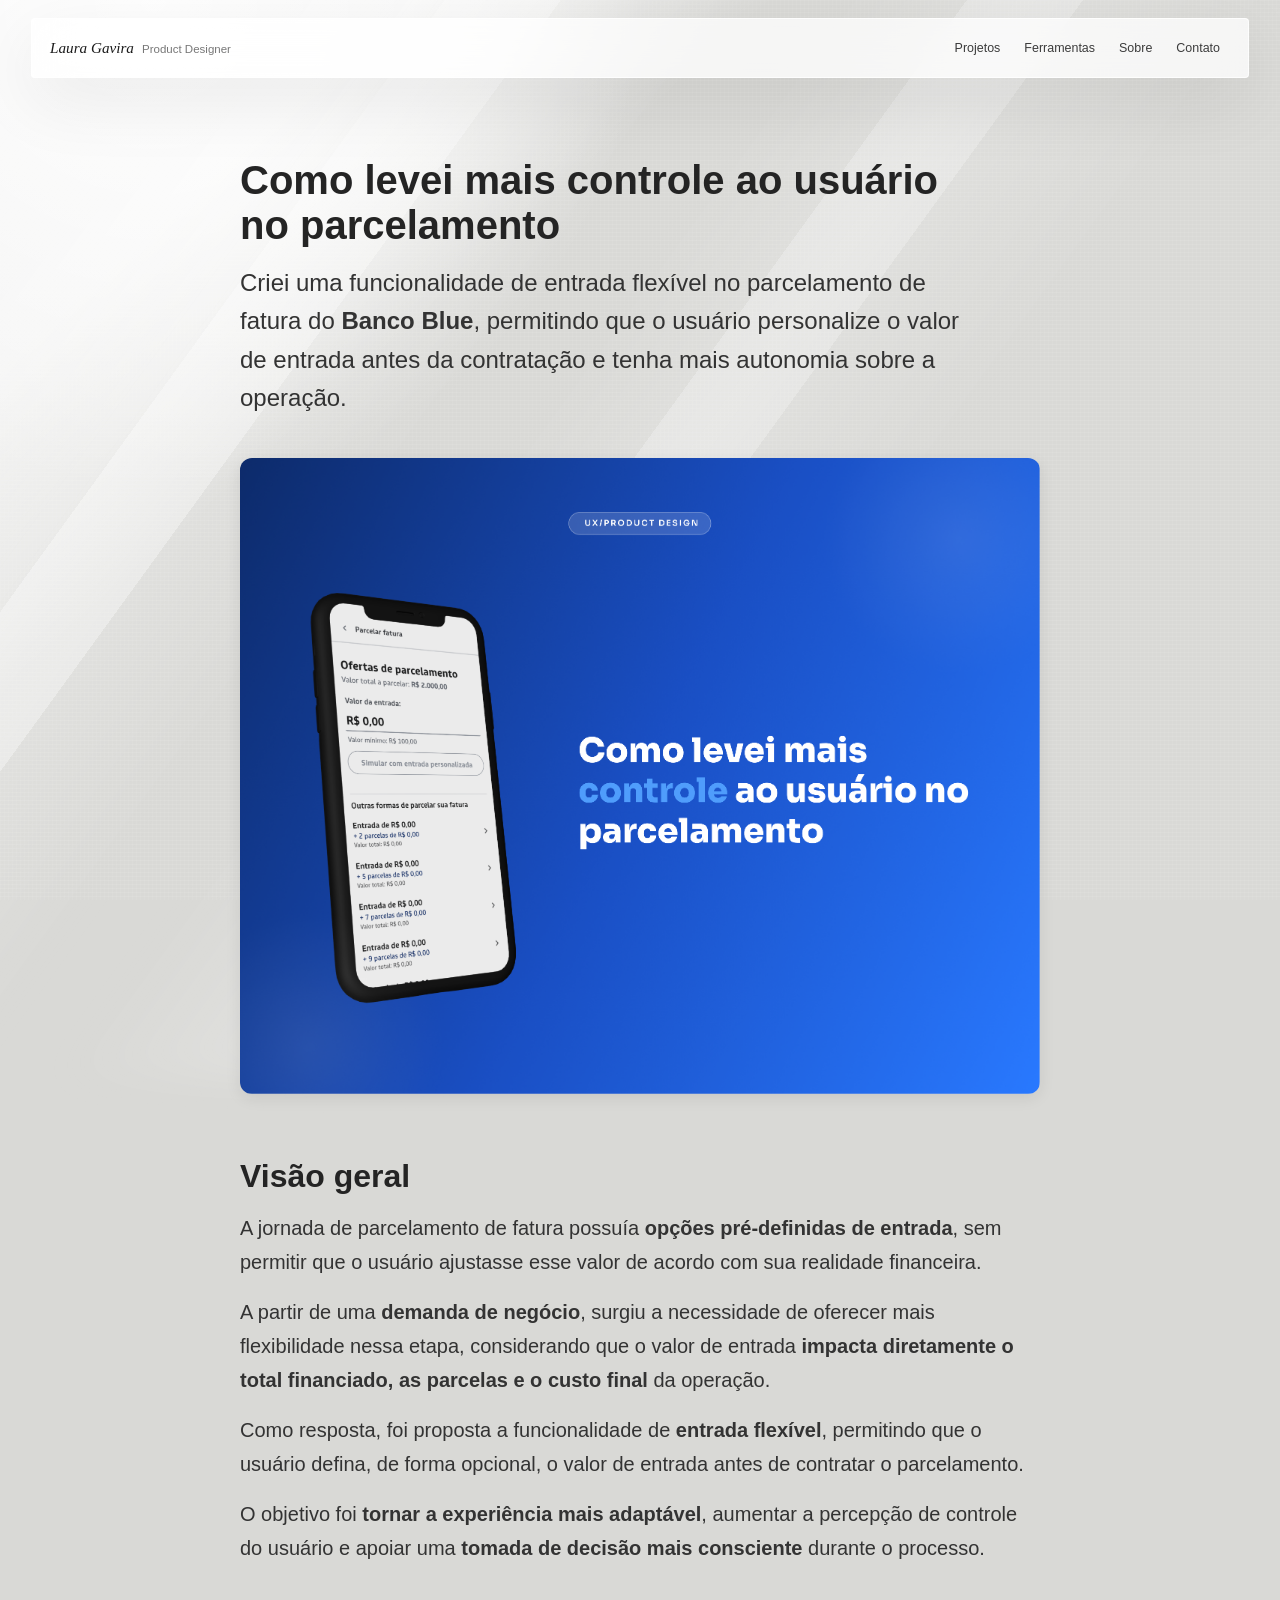
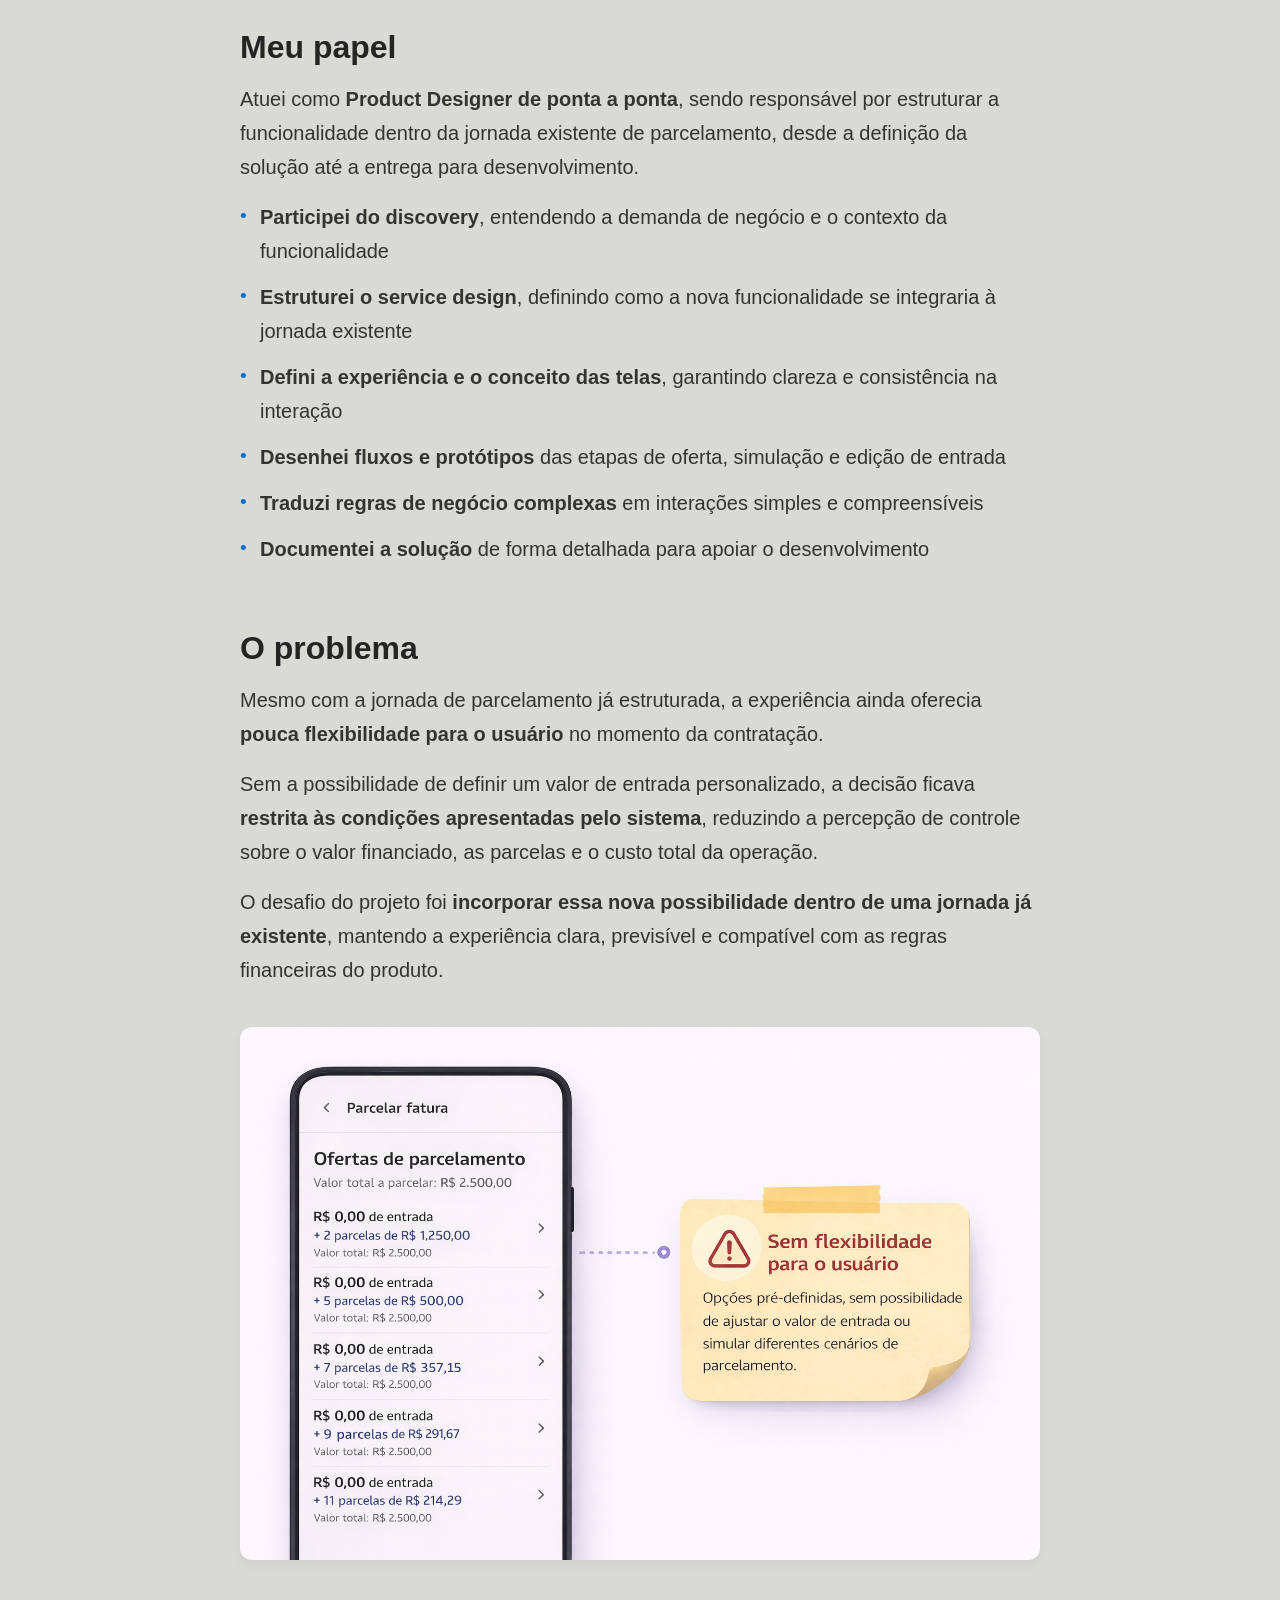
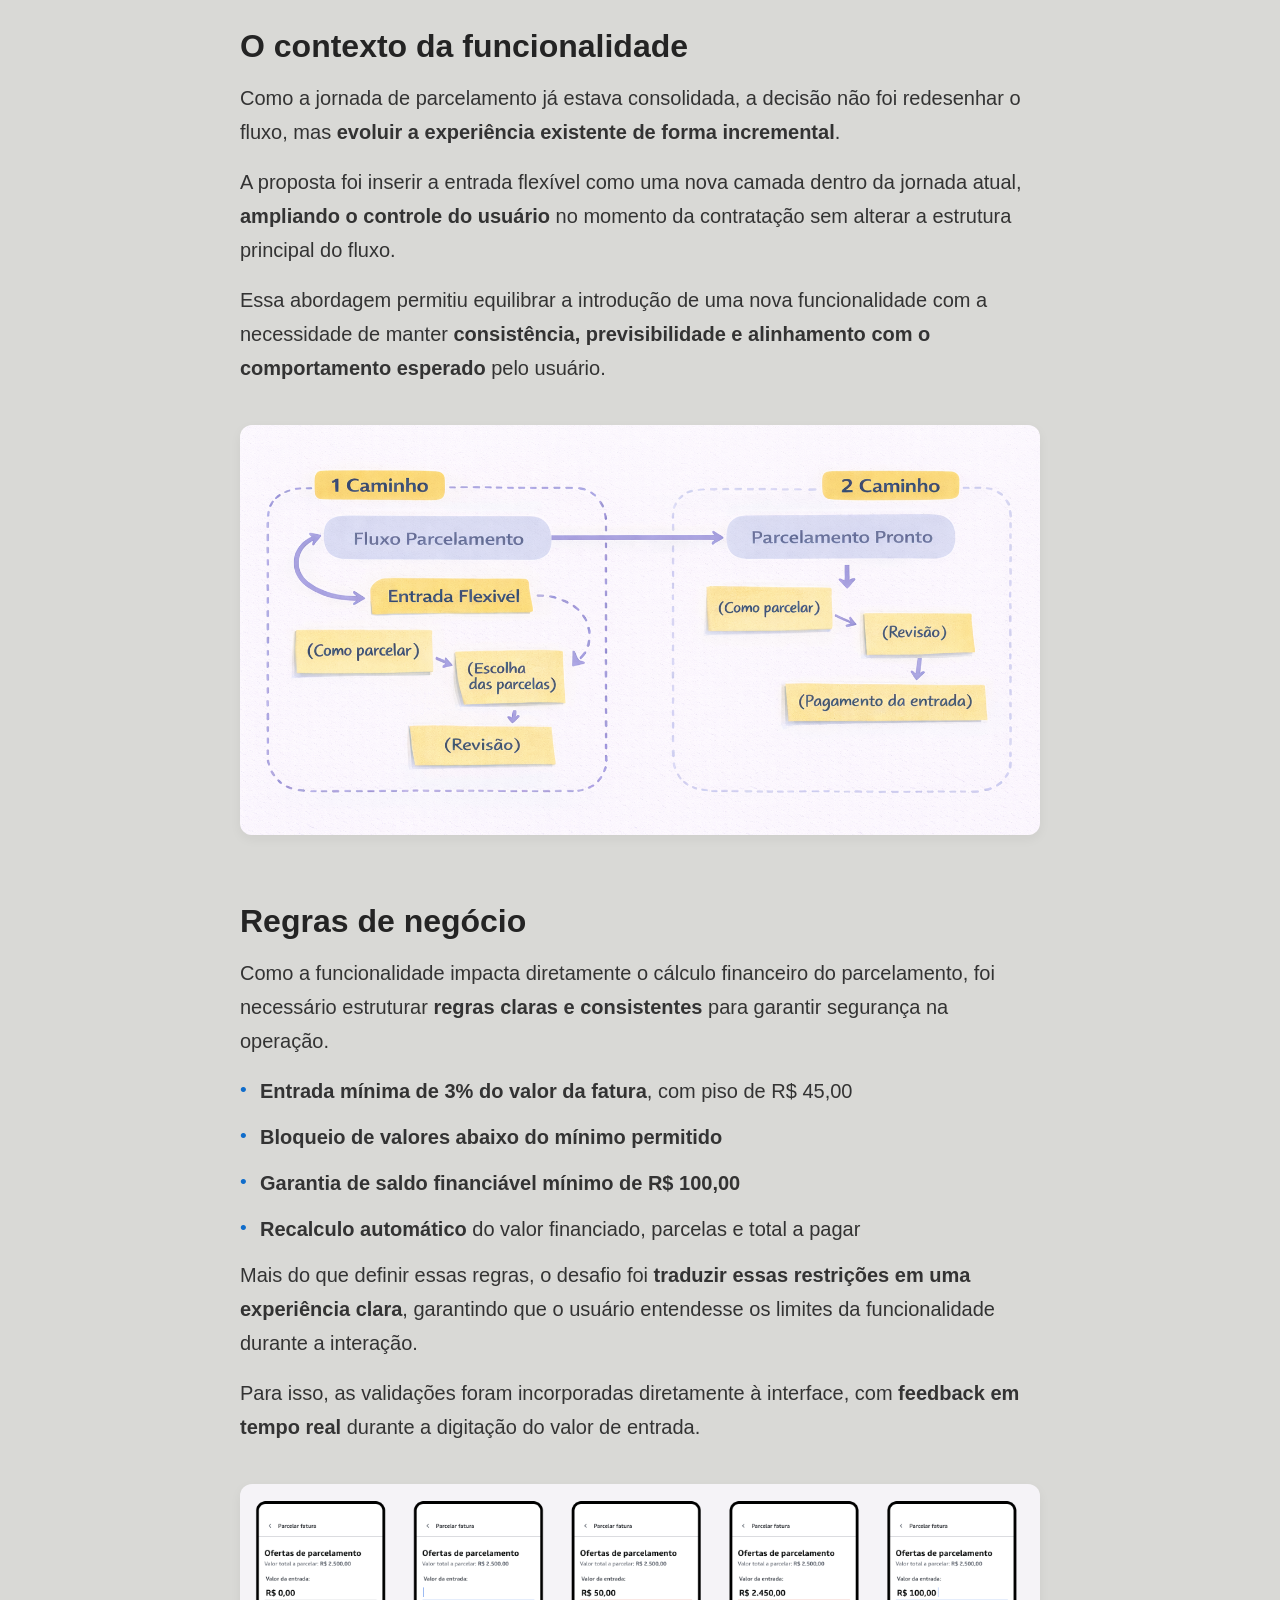
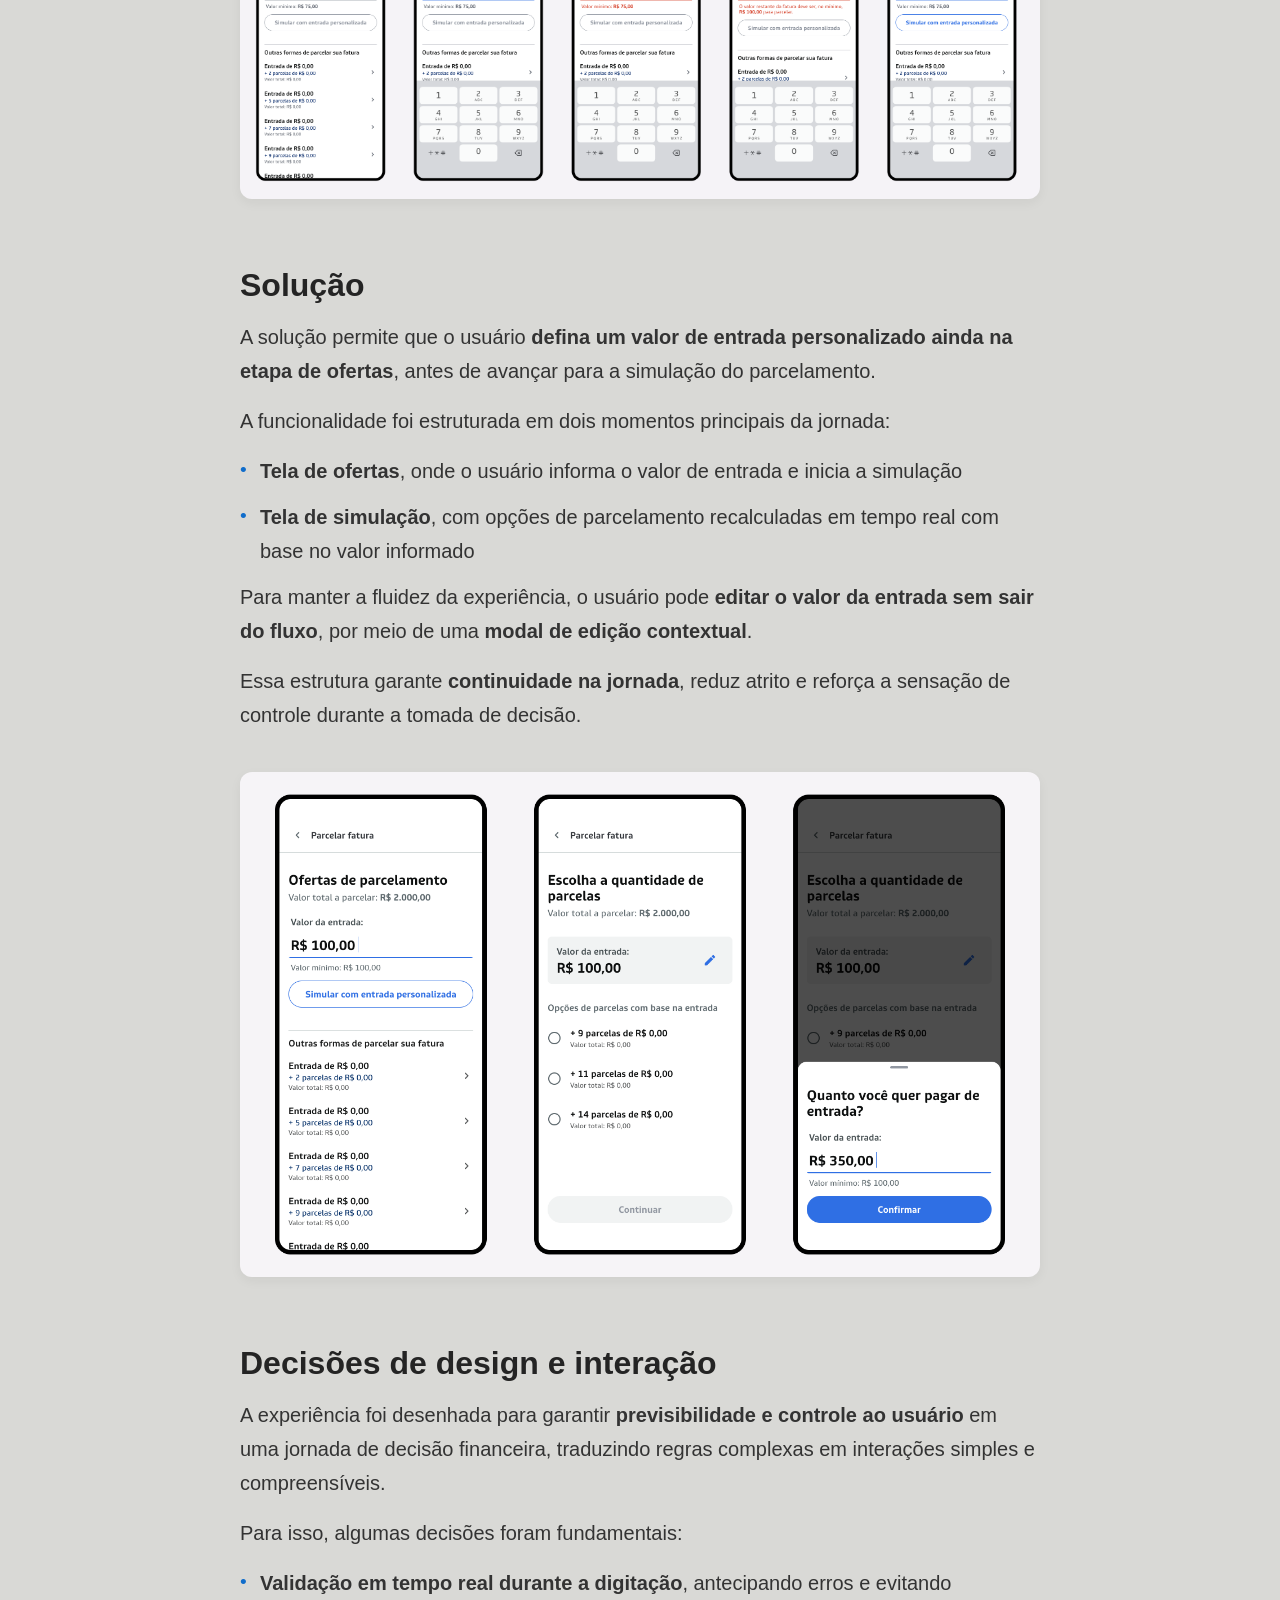
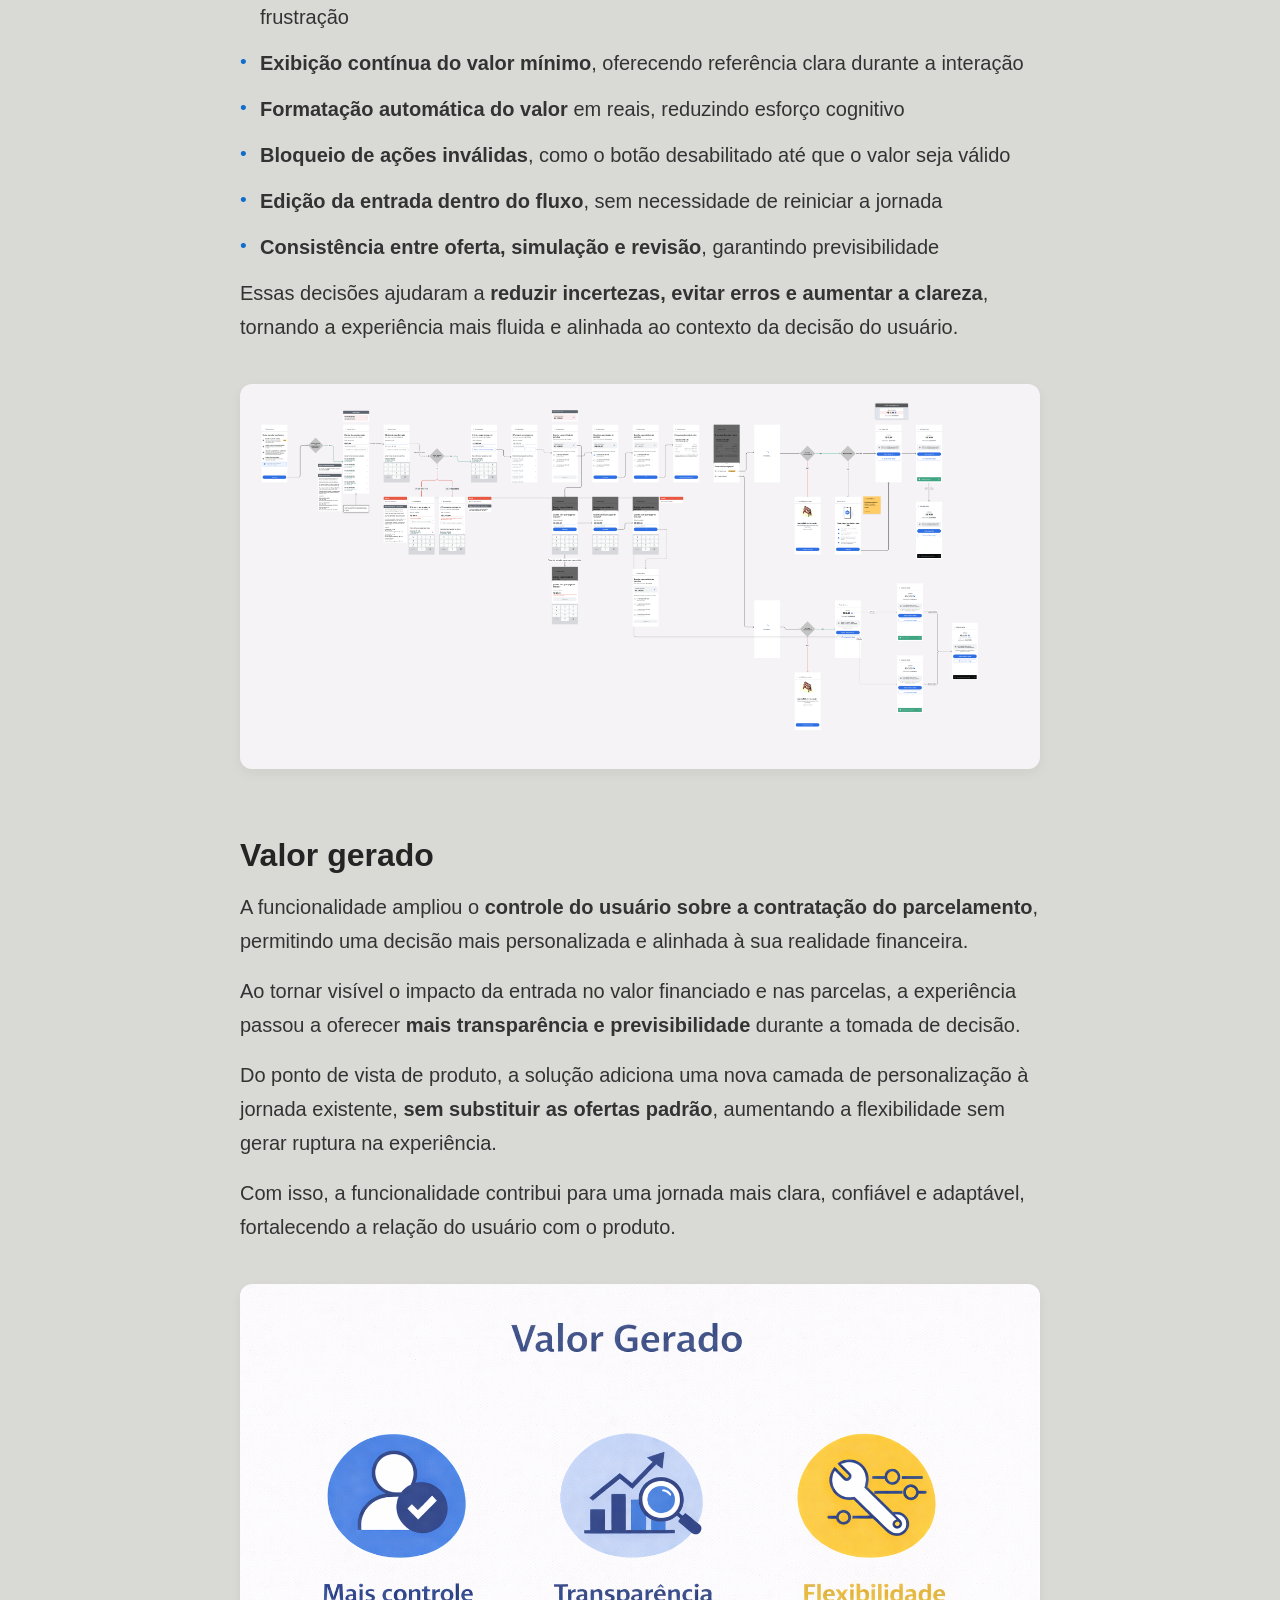
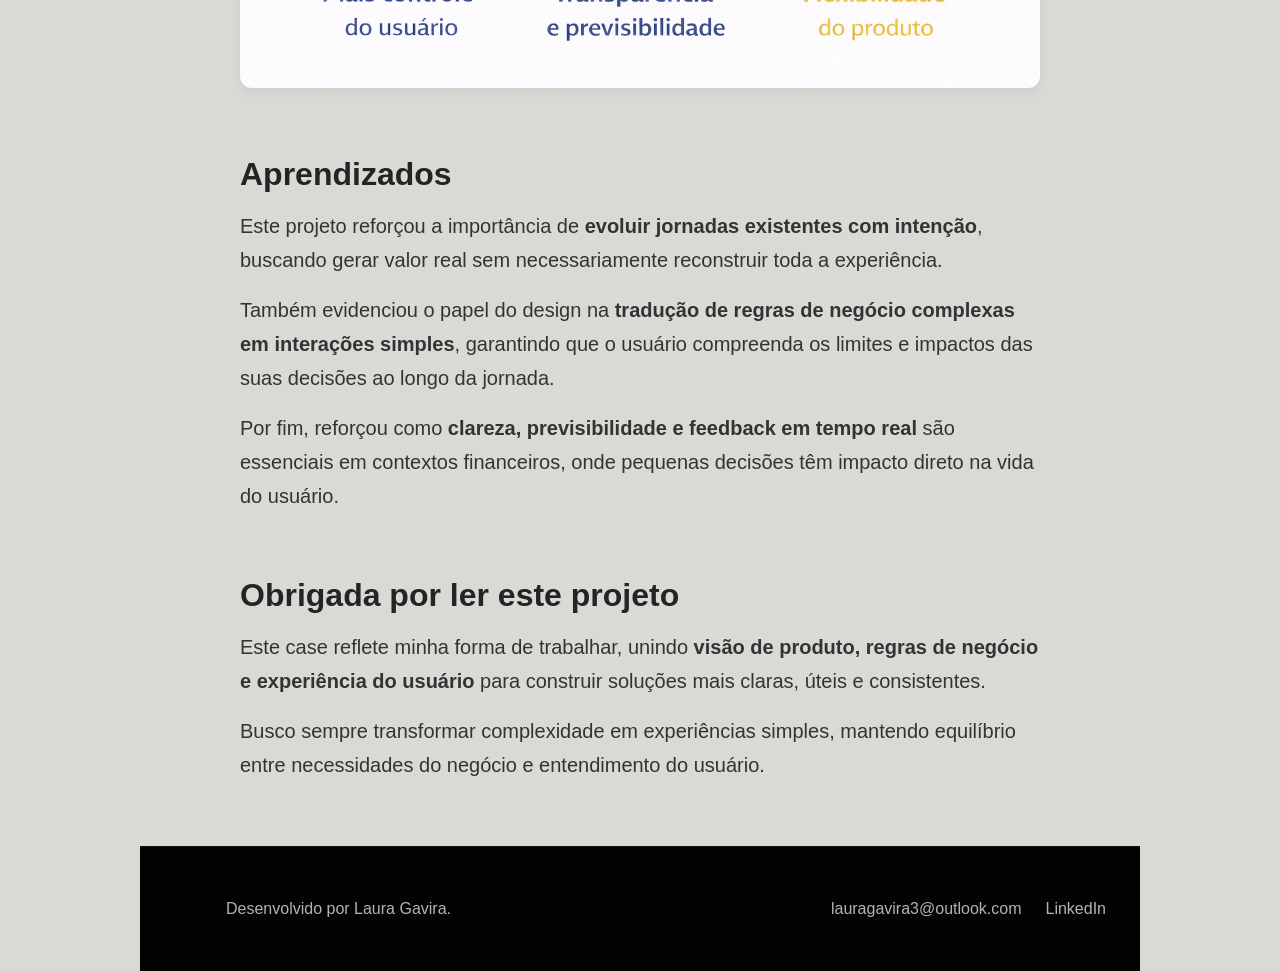
<file: projetoEntradaFlexivel.html>
<!DOCTYPE html>
<html lang="pt-br">

<head>
    <meta charset="UTF-8">
    <meta name="viewport" content="width=device-width, initial-scale=1.0">
    <title>Projeto — Entrada flexível no parcelamento | Portfólio</title>
    <link rel="stylesheet" href="./css/styles.css">
</head>

<body>
    <header class="main-header">
        <a class="logo" href="index.html" title="voltar para a página inicial">
            <span class="logo-mark">LG</span>
            <span class="logo-name">Laura Gavira</span>
            <span class="logo-role">Product Designer</span>
        </a>

        <button class="menu-button" type="button" aria-label="Abrir menu">
            <img src="icon/menu.svg" alt="" />
        </button>

        <nav>
            <ul class="navegation-link">
                <li><a href="index.html#projetos">Projetos</a></li>
                <li><a href="index.html#tools">Ferramentas</a></li>
                <li><a href="index.html#about">Sobre</a></li>
                <li><a href="index.html#contact">Contato</a></li>
            </ul>
        </nav>
    </header>

    <main class="case-content case-ef">

        <!-- HERO -->
        <section class="case-hero">
            <div class="case-hero-text">
                <h1>
                    <h1>Como levei mais controle ao usuário no parcelamento</h1>
                </h1>
                <p>
                    Criei uma funcionalidade de entrada flexível no parcelamento de fatura do
                    <strong>Banco Blue</strong>, permitindo que o usuário personalize o valor de entrada
                    antes da contratação e tenha mais autonomia sobre a operação.
                </p>
            </div>

            <div class="case-hero-image">
                <img src="./img/entradaFlexivel/capaBlue.png" alt="Tela do projeto de entrada flexível no parcelamento">
            </div>
        </section>
        <!-- Visão geral -->
        <section class="case-section problem">
            <h2>Visão geral</h2>

            <p>
                A jornada de parcelamento de fatura possuía <strong>opções pré-definidas de entrada</strong>, sem
                permitir
                que o usuário ajustasse esse valor de acordo com sua realidade financeira.
            </p>

            <p>
                A partir de uma <strong>demanda de negócio</strong>, surgiu a necessidade de oferecer mais flexibilidade
                nessa etapa,
                considerando que o valor de entrada <strong>impacta diretamente o total financiado, as parcelas e o
                    custo final</strong> da operação.
            </p>

            <p>
                Como resposta, foi proposta a funcionalidade de <strong>entrada flexível</strong>, permitindo que o
                usuário
                defina, de forma opcional, o valor de entrada antes de contratar o parcelamento.
            </p>

            <p>
                O objetivo foi <strong>tornar a experiência mais adaptável</strong>, aumentar a percepção de controle do
                usuário
                e apoiar uma <strong>tomada de decisão mais consciente</strong> durante o processo.
            </p>
        </section>
        </section>
        <!-- Meu papel -->
        <section class="case-section role">
            <h2>Meu papel</h2>

            <p>
                Atuei como <strong>Product Designer de ponta a ponta</strong>, sendo responsável por estruturar a
                funcionalidade
                dentro da jornada existente de parcelamento, desde a definição da solução até a entrega para
                desenvolvimento.
            </p>

            <ul>
                <li><strong>Participei do discovery</strong>, entendendo a demanda de negócio e o contexto da
                    funcionalidade</li>
                <li><strong>Estruturei o service design</strong>, definindo como a nova funcionalidade se integraria à
                    jornada existente</li>
                <li><strong>Defini a experiência e o conceito das telas</strong>, garantindo clareza e consistência na
                    interação</li>
                <li><strong>Desenhei fluxos e protótipos</strong> das etapas de oferta, simulação e edição de entrada
                </li>
                <li><strong>Traduzi regras de negócio complexas</strong> em interações simples e compreensíveis</li>
                <li><strong>Documentei a solução</strong> de forma detalhada para apoiar o desenvolvimento</li>
            </ul>
        </section>

        <!-- PROBLEMA -->
        <section class="case-section problem">
            <h2>O problema</h2>

            <p>
                Mesmo com a jornada de parcelamento já estruturada, a experiência ainda oferecia
                <strong>pouca flexibilidade para o usuário</strong> no momento da contratação.
            </p>

            <p>
                Sem a possibilidade de definir um valor de entrada personalizado, a decisão ficava
                <strong>restrita às condições apresentadas pelo sistema</strong>, reduzindo a percepção de controle
                sobre o valor financiado, as parcelas e o custo total da operação.
            </p>

            <p>
                O desafio do projeto foi <strong>incorporar essa nova possibilidade dentro de uma jornada já
                    existente</strong>,
                mantendo a experiência clara, previsível e compatível com as regras financeiras do produto.
            </p>
            <img src="./img/entradaFlexivel/problemaEF.png" alt="problema no parcelamento">
        </section>

        <!-- CONTEXTO -->
        <section class="case-section flow">
            <h2>O contexto da funcionalidade</h2>

            <p>
                Como a jornada de parcelamento já estava consolidada, a decisão não foi redesenhar o fluxo,
                mas <strong>evoluir a experiência existente de forma incremental</strong>.
            </p>

            <p>
                A proposta foi inserir a entrada flexível como uma nova camada dentro da jornada atual,
                <strong>ampliando o controle do usuário</strong> no momento da contratação sem alterar a estrutura
                principal do fluxo.
            </p>

            <p>
                Essa abordagem permitiu equilibrar a introdução de uma nova funcionalidade com a necessidade
                de manter <strong>consistência, previsibilidade e alinhamento com o comportamento esperado</strong> pelo
                usuário.
            </p>
            <img src="./img/entradaFlexivel/contextoEF.png" alt="service design da entradaFlexivel">
        </section>

        <!-- REGRAS DE NEGÓCIO -->
        <section class="case-section flow">
            <h2>Regras de negócio</h2>

            <p>
                Como a funcionalidade impacta diretamente o cálculo financeiro do parcelamento,
                foi necessário estruturar <strong>regras claras e consistentes</strong> para garantir segurança na
                operação.
            </p>

            <ul>
                <li><strong>Entrada mínima de 3% do valor da fatura</strong>, com piso de R$ 45,00</li>
                <li><strong>Bloqueio de valores abaixo do mínimo permitido</strong></li>
                <li><strong>Garantia de saldo financiável mínimo de R$ 100,00</strong></li>
                <li><strong>Recalculo automático</strong> do valor financiado, parcelas e total a pagar</li>
            </ul>

            <p>
                Mais do que definir essas regras, o desafio foi <strong>traduzir essas restrições em uma experiência
                    clara</strong>,
                garantindo que o usuário entendesse os limites da funcionalidade durante a interação.
            </p>

            <p>
                Para isso, as validações foram incorporadas diretamente à interface, com <strong>feedback em tempo
                    real</strong>
                durante a digitação do valor de entrada.
            </p>

            <img src="./img/entradaFlexivel/rnEF.png" alt="Regras de negócio da entrada flexível">
        </section>

        <!-- SOLUÇÃO -->
        <section class="case-section flow">
            <h2>Solução</h2>

            <p>
                A solução permite que o usuário <strong>defina um valor de entrada personalizado ainda na etapa de
                    ofertas</strong>,
                antes de avançar para a simulação do parcelamento.
            </p>

            <p>
                A funcionalidade foi estruturada em dois momentos principais da jornada:
            </p>

            <ul>
                <li><strong>Tela de ofertas</strong>, onde o usuário informa o valor de entrada e inicia a simulação
                </li>
                <li><strong>Tela de simulação</strong>, com opções de parcelamento recalculadas em tempo real com base
                    no valor informado</li>
            </ul>

            <p>
                Para manter a fluidez da experiência, o usuário pode <strong>editar o valor da entrada sem sair do
                    fluxo</strong>,
                por meio de uma <strong>modal de edição contextual</strong>.
            </p>

            <p>
                Essa estrutura garante <strong>continuidade na jornada</strong>, reduz atrito e reforça a sensação de
                controle durante a tomada de decisão.
            </p>

            <img src="./img/entradaFlexivel/solucaoEF.png" alt="Solução da entrada flexível no parcelamento">
        </section>

        <!-- INTERAÇÕES -->
        <section class="case-section user-tests">
            <h2>Decisões de design e interação</h2>

            <p>
                A experiência foi desenhada para garantir <strong>previsibilidade e controle ao usuário</strong> em uma
                jornada
                de decisão financeira, traduzindo regras complexas em interações simples e compreensíveis.
            </p>

            <p>
                Para isso, algumas decisões foram fundamentais:
            </p>

            <ul>
                <li><strong>Validação em tempo real durante a digitação</strong>, antecipando erros e evitando
                    frustração</li>
                <li><strong>Exibição contínua do valor mínimo</strong>, oferecendo referência clara durante a interação
                </li>
                <li><strong>Formatação automática do valor</strong> em reais, reduzindo esforço cognitivo</li>
                <li><strong>Bloqueio de ações inválidas</strong>, como o botão desabilitado até que o valor seja válido
                </li>
                <li><strong>Edição da entrada dentro do fluxo</strong>, sem necessidade de reiniciar a jornada</li>
                <li><strong>Consistência entre oferta, simulação e revisão</strong>, garantindo previsibilidade</li>
            </ul>

            <p>
                Essas decisões ajudaram a <strong>reduzir incertezas, evitar erros e aumentar a clareza</strong>,
                tornando a experiência mais fluida e alinhada ao contexto da decisão do usuário.
            </p>

            <img src="./img/entradaFlexivel/fluxoEF.png" alt="Interações da entrada flexível">
        </section>

        <!-- VALOR -->
        <section class="case-section final-results">

            <h2>Valor gerado</h2>

            <p>
                A funcionalidade ampliou o <strong>controle do usuário sobre a contratação do parcelamento</strong>,
                permitindo uma decisão mais personalizada e alinhada à sua realidade financeira.
            </p>

            <p>
                Ao tornar visível o impacto da entrada no valor financiado e nas parcelas,
                a experiência passou a oferecer <strong>mais transparência e previsibilidade</strong> durante a tomada
                de decisão.
            </p>

            <p>
                Do ponto de vista de produto, a solução adiciona uma nova camada de personalização à jornada existente,
                <strong>sem substituir as ofertas padrão</strong>, aumentando a flexibilidade sem gerar ruptura na
                experiência.
            </p>

            <p>
                Com isso, a funcionalidade contribui para uma jornada mais clara, confiável e adaptável,
                fortalecendo a relação do usuário com o produto.
            </p>

            <img src="./img/entradaFlexivel/valorEF.png" alt="Impacto da entrada flexível no parcelamento">
        </section>

        <!-- APRENDIZADOS -->
        <section class="case-section final-conclusion">
            <h2>Aprendizados</h2>

            <p>
                Este projeto reforçou a importância de <strong>evoluir jornadas existentes com intenção</strong>,
                buscando gerar valor real sem necessariamente reconstruir toda a experiência.
            </p>

            <p>
                Também evidenciou o papel do design na <strong>tradução de regras de negócio complexas em interações
                    simples</strong>,
                garantindo que o usuário compreenda os limites e impactos das suas decisões ao longo da jornada.
            </p>

            <p>
                Por fim, reforçou como <strong>clareza, previsibilidade e feedback em tempo real</strong> são essenciais
                em contextos financeiros, onde pequenas decisões têm impacto direto na vida do usuário.
            </p>
        </section>

        <!-- FINAL -->
        <section class="case-section thanks">
            <h2>Obrigada por ler este projeto</h2>

            <p>
                Este case reflete minha forma de trabalhar, unindo <strong>visão de produto, regras de negócio e
                    experiência do usuário</strong>
                para construir soluções mais claras, úteis e consistentes.
            </p>

            <p>
                Busco sempre transformar complexidade em experiências simples, mantendo equilíbrio entre
                necessidades do negócio e entendimento do usuário.
            </p>
        </section>

        <footer class="main-footer">
            <div class="footer-left">
                <img src="icon/Logo-icon-black.svg" alt="Logo Portfolio Laura" />
                <p>Desenvolvido por Laura Gavira.</p>
            </div>

            <div class="footer-right">
                <a href="mailto:lauragavira3@outlook.com" target="_blank">lauragavira3@outlook.com</a>
                <a href="https://www.linkedin.com/in/laura-gavira-446040213/" target="_blank">LinkedIn</a>
            </div>
        </footer>
</body>

</html>
</file>
<file: css/styles.css>
@import url(global.css);
@import url(header.css);
@import url(hero.css);
@import url(projects.css);
@import url(tools.css);
@import url(about.css);
@import url(contact.css);
@import url(footer.css);
@import url(project1.css);
@import url(project2.css);
@import url(projetoEntradaFlexivel.css);
@import url(home-redesign.css);
@import url(homeCartao.css);
</file>
